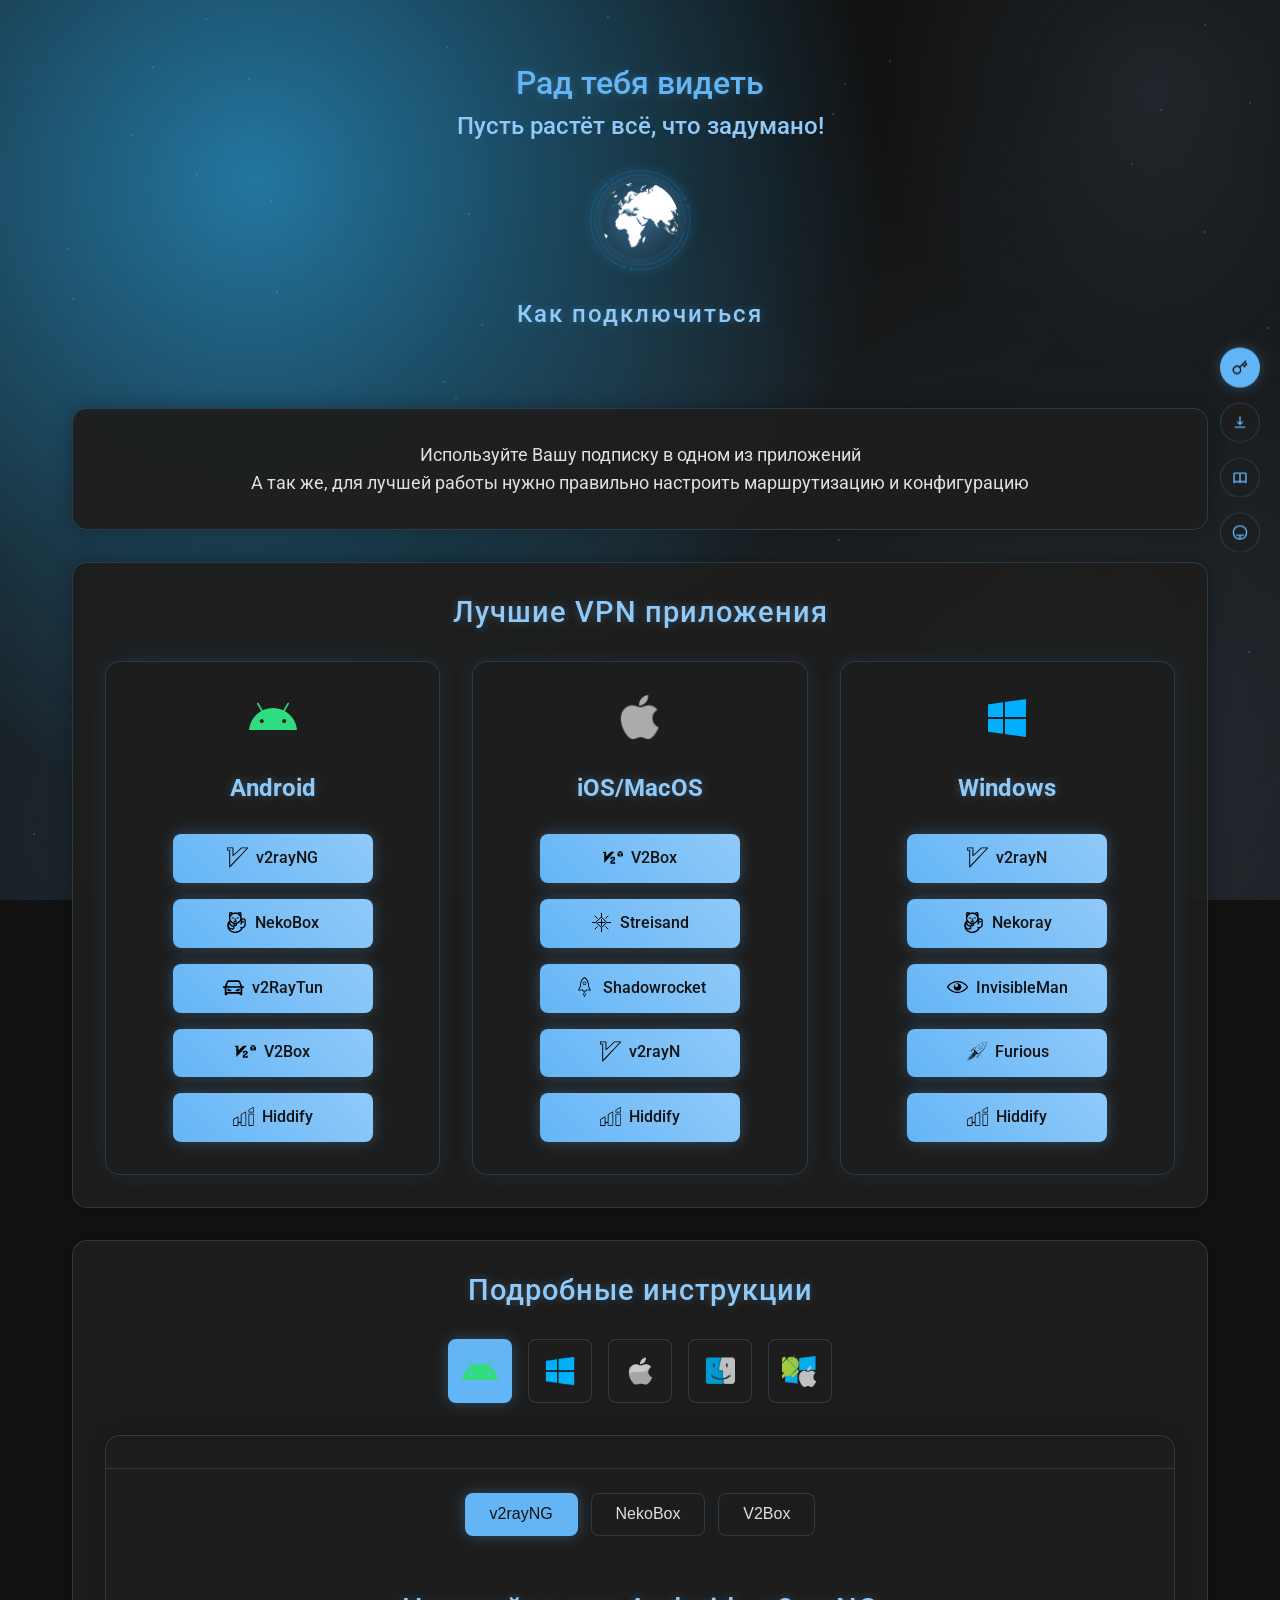
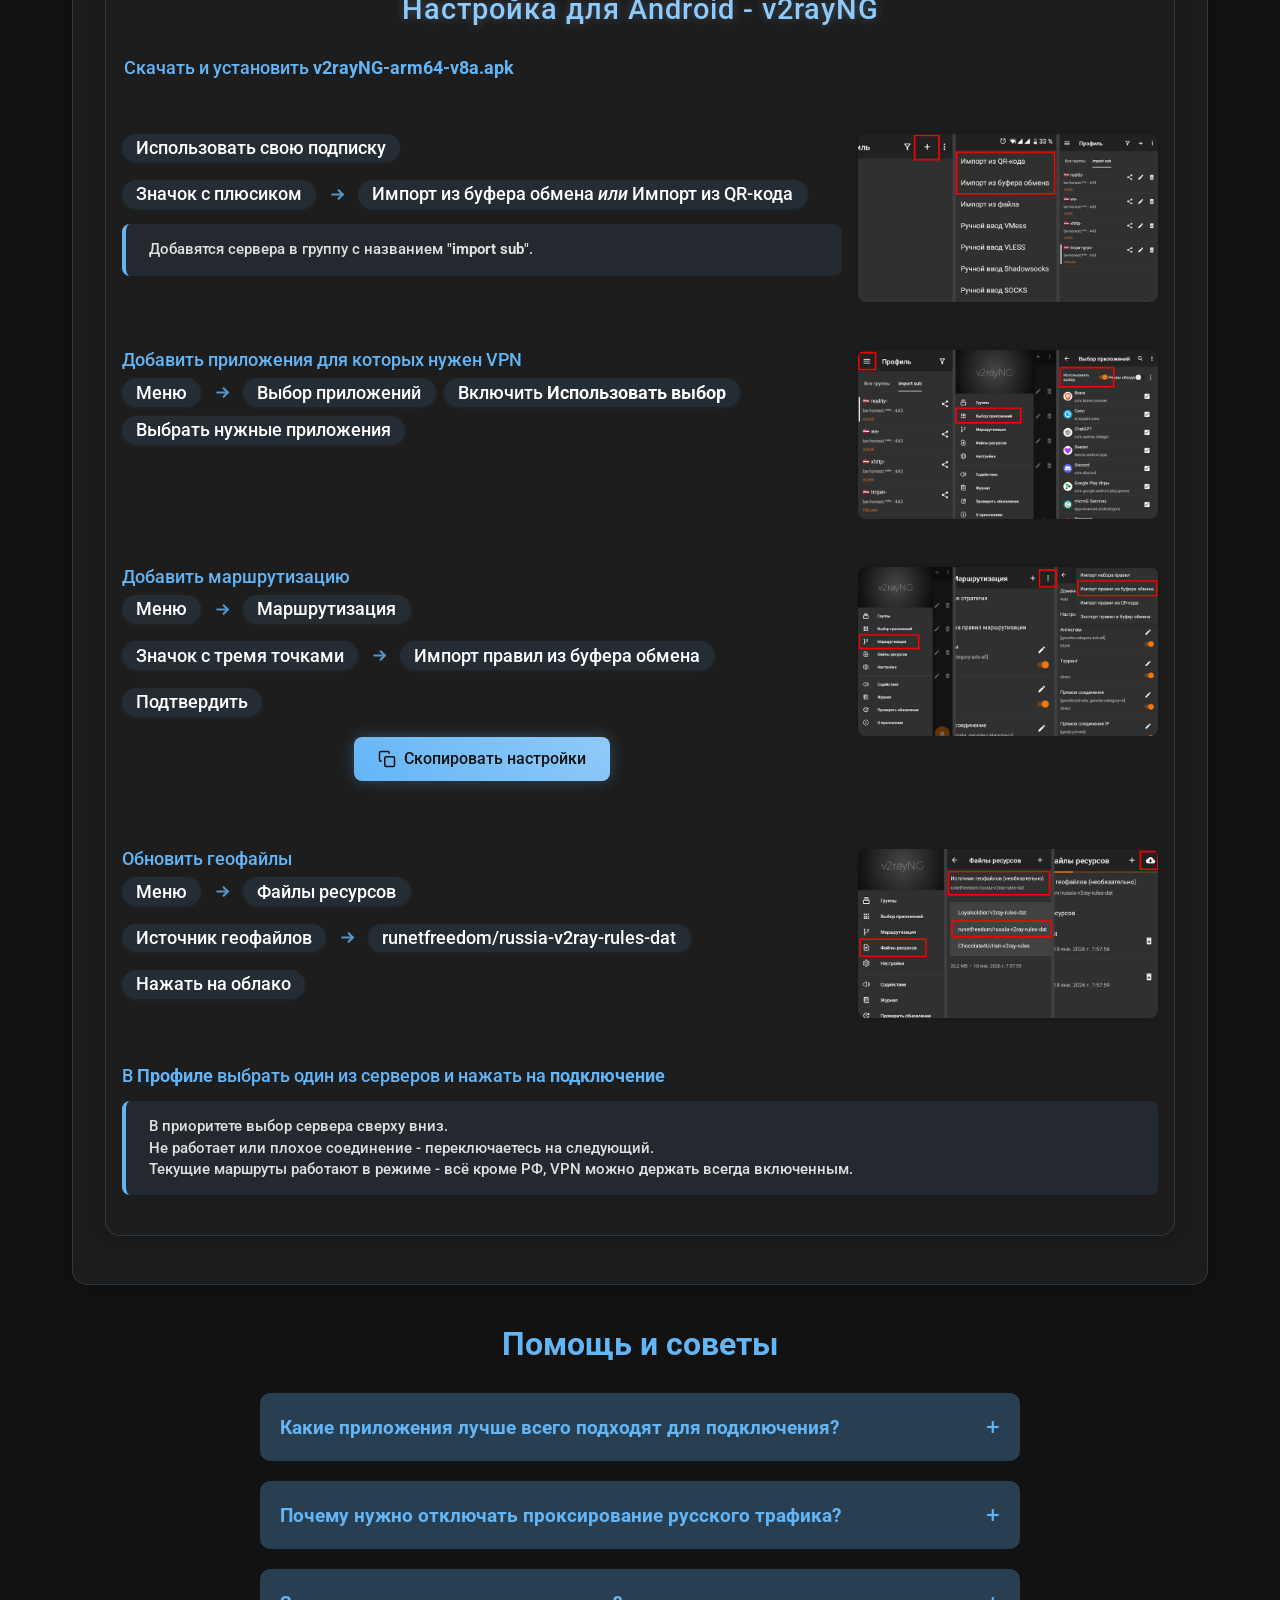
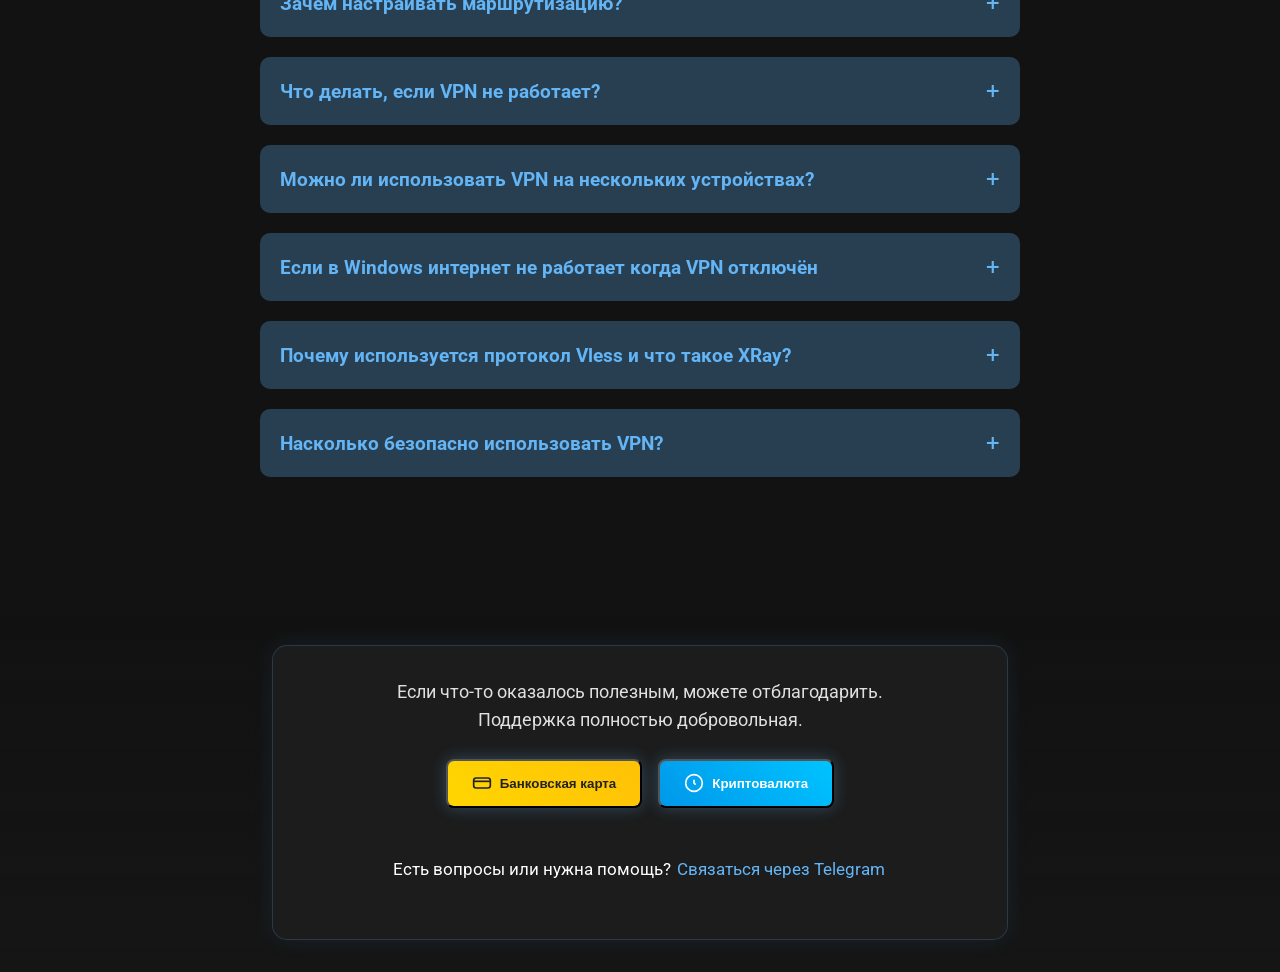
<file: index.html>
<!DOCTYPE html>
<html lang="ru">
<head>
    <meta charset="UTF-8">
    <meta name="viewport" content="width=device-width, initial-scale=1.0">
    <title>Carbon Steel</title>
    <!-- Favicon -->
    <link rel="apple-touch-icon" sizes="180x180" href="favicon/apple-touch-icon.png">
    <link rel="icon" type="image/png" sizes="32x32" href="favicon/favicon-32x32.png">
    <link rel="icon" type="image/png" sizes="16x16" href="favicon/favicon-16x16.png">
    <link rel="manifest" href="favicon/site.webmanifest">
    <link rel="mask-icon" href="favicon/safari-pinned-tab.svg" color="#64B5F6">
    <meta name="msapplication-TileColor" content="#64B5F6">
    <meta name="theme-color" content="#121212">
    <link rel="stylesheet" href="style.css">
    <link href="https://fonts.googleapis.com/css2?family=Roboto:wght@300;400;500;700&display=swap" rel="stylesheet">
    <script src="lottie-player.js"></script>
</head>
<body>
    <div class="background"></div>
    <div class="particles" id="particles"></div>
    <div class="container">
        <header>
            <div id="greeting" class="greeting">
                <p class="greeting-text" id="intro-section">
                    <span class="greeting-part-1">Рад тебя видеть</span>
                    <span class="greeting-part-2">Пусть растёт всё, что задумано!</span>
                    <div class="plant-animation-container">
                        <lottie-player class="plant-animation" src="images/plant.json" background="transparent" speed="1" style="width: 120px; height: 120px;" autoplay loop></lottie-player>
                    </div>
                </p>
            </div>
            <h1>Как подключиться</h1>
        </header>
        <main>
            <div class="intro-text">
                <p>Используйте Вашу подписку в одном из приложений<br>
                    А так же, для лучшей работы нужно правильно настроить маршрутизацию и конфигурацию<br>
                </p>
            </div>
            <div class="downloads-section" id="downloads-section">
                <h2>Лучшие VPN приложения</h2>
                <div class="platform-grid">
                    <div class="platform-card">
                        <div class="platform-icon android-icon" aria-hidden="true">
                            <img src="images/android-icon.png" alt="Android" width="48" height="48">
                        </div>
                        <h3>Android</h3>
                        <a href="https://github.com/2dust/v2rayNG/releases/latest" class="download-btn" aria-label="Скачать v2rayNG для Android"><img src="images/send-plane-line.svg" alt="v2rayNG" class="app-icon" />v2rayNG</a>
                        <a href="https://github.com/MatsuriDayo/NekoBoxForAndroid/releases/latest" class="download-btn" aria-label="Скачать NekoBox для Android"><img src="images/neko-icon.svg" alt="NekoBox" class="app-icon" />NekoBox</a>
                        <a href="https://github.com/DigneZzZ/v2raytun/releases/latest/download/v2RayTun_universal.apk" class="download-btn" aria-label="Скачать v2RayTun для Android"><img src="images/roadster-line.svg" alt="v2RayTun" class="app-icon" />v2RayTun</a>
                        <a href="https://play.google.com/store/apps/details?id=dev.hexasoftware.v2box" class="download-btn" aria-label="Скачать V2Box для Android"><img src="images/434x0w.svg" alt="V2Box" class="app-icon" />V2Box</a>
                        <a href="https://github.com/hiddify/hiddify-next/releases/latest/download/Hiddify-Android-universal.apk" class="download-btn" aria-label="Скачать Hiddify для Android"><img src="images/hiddify-icon.svg" alt="Hiddify" class="app-icon" />Hiddify</a>
                    </div>
                    <div class="platform-card">
                        <div class="platform-icon apple-icon" aria-hidden="true">
                            <img src="images/apple-icon.png" alt="Apple" width="48" height="48">
                        </div>
                        <h3>iOS/MacOS</h3>
                        <a href="https://apps.apple.com/ru/app/v2box-v2ray-client/id6446814690" class="download-btn" aria-label="Скачать V2Box для iOS/MacOS"><img src="images/434x0w.svg" alt="V2Box" class="app-icon" />V2Box</a>
                        <a href="https://apps.apple.com/ru/app/streisand/id6450534064" class="download-btn" aria-label="Скачать Streisand для iOS/MacOS"><img src="images/streisand.svg" alt="Streisand" class="app-icon" />Streisand</a>
                        <a href="https://apps.apple.com/ru/app/shadowrocket/id932747118" class="download-btn" aria-label="Скачать Shadowrocket для iOS/MacOS"><img src="images/shadowrocket-icon.svg" alt="Shadowrocket" class="app-icon" />Shadowrocket</a>
                        <a href="https://github.com/2dust/v2rayN/releases/latest" class="download-btn" aria-label="Скачать v2rayN для MacOS"><img src="images/send-plane-line.svg" alt="v2rayN" class="app-icon" />v2rayN</a>
                        <a href="https://github.com/hiddify/hiddify-app/releases/latest" class="download-btn" aria-label="Скачать Hiddify для iOS/MacOS"><img src="images/hiddify-icon.svg" alt="Hiddify" class="app-icon" />Hiddify</a>
                    </div>
                    <div class="platform-card">
                        <div class="platform-icon windows-icon" aria-hidden="true">
                            <img src="images/windows-icon.png" alt="Windows" width="48" height="48">
                        </div>
                        <h3>Windows</h3>
                        <a href="https://github.com/2dust/v2rayN/releases/latest/download/v2rayN-windows-64-desktop.zip" class="download-btn" aria-label="Скачать v2rayN для Windows"><img src="images/send-plane-line.svg" alt="v2rayN" class="app-icon" />v2rayN</a>
                        <a href="https://github.com/MatsuriDayo/nekoray/releases/latest" class="download-btn" aria-label="Скачать NekoBox для Windows"><img src="images/neko-icon.svg" alt="NekoBox" class="app-icon" />Nekoray</a>
                        <a href="https://github.com/InvisibleManVPN/InvisibleMan-XRayClient/releases/latest/download/InvisibleManXRay-x64.zip" class="download-btn" aria-label="Скачать InvisibleMan для Windows"><img src="images/eye-off-line.svg" alt="InvisibleMan" class="app-icon" />InvisibleMan</a>
                        <a href="https://github.com/LorenEteval/Furious/releases/latest" class="download-btn" aria-label="Скачать Furious для Windows/MacOS"><img src="images/rocket-line.svg" alt="Furious" class="app-icon" />Furious</a>
                        <a href="https://github.com/hiddify/hiddify-app/releases/latest/download/Hiddify-Windows-Setup-x64.Msix" class="download-btn" aria-label="Скачать Hiddify для Windows"><img src="images/hiddify-icon.svg" alt="Hiddify" class="app-icon" />Hiddify</a>
                    </div>
                </div>
            </div>

            <div class="instructions-section" id="instructions-section">
                <h2>Подробные инструкции</h2>
                <div class="platform-selector">
                    <button class="platform-tab active" data-platform="android" aria-label="Android">
                        <div class="platform-icon android-icon" aria-hidden="true">
                            <img src="images/android-icon.png" alt="Android" width="36" height="36">
                        </div>
                    </button>
                    <button class="platform-tab" data-platform="windows" aria-label="Windows">
                        <div class="platform-icon windows-icon" aria-hidden="true">
                            <img src="images/windows-icon.png" alt="Windows" width="36" height="36">
                        </div>
                    </button>
                    <button class="platform-tab" data-platform="ios" aria-label="iOS">
                        <div class="platform-icon ios-icon" aria-hidden="true">
                            <img src="images/ios-icon.png" alt="iOS" width="36" height="36">
                        </div>
                    </button>
                    <button class="platform-tab" data-platform="macos" aria-label="macOS">
                        <div class="platform-icon macos-icon" aria-hidden="true">
                            <img src="images/macos-icon.png" alt="macOS" width="36" height="36">
                        </div>
                    </button>
                    <button class="platform-tab" data-platform="universal" aria-label="universal">
                        <div class="platform-icon macos-icon" aria-hidden="true">
                            <img src="images/universal-icon.png" alt="universal" width="36" height="36">
                        </div>
                    </button>
                </div>
                <div class="instructions-container">
                    <div class="instruction-block android-instructions">
                        <!-- Инструкция для v2rayNG -->
                        <div class="app-instruction" data-app-id="v2rayng" style="display: none;">
                            <div class="instruction-content">
                                <div class="instruction-steps">
                                    <div class="instruction-step">
                                        <div class="instruction-step-content">
                                            <h2>Настройка для Android - v2rayNG</h2>
                                            <h3><a href="https://github.com/2dust/v2rayNG/releases/latest" target="_blank" class="plain-link">Скачать и установить <b>v2rayNG-arm64-v8a.apk</b></a></h3>
                                        </div>
                                    </div>
                                    <div class="instruction-step">
                                        <div class="instruction-step-content">
                                            <div class="steps-chain">
                                                <span class="step">Использовать свою подписку</span>
                                            </div>
                                            <div class="steps-chain">
                                                <span class="step">Значок с плюсиком</span>
                                                <svg class="arrow-icon" width="20" height="20" viewBox="0 0 20 20" fill="none"><path d="M5 10H15" stroke="#64B5F6" stroke-width="2" stroke-linecap="round"/><path d="M11 6L15 10L11 14" stroke="#64B5F6" stroke-width="2" stroke-linecap="round"/></svg>
                                                <span class="step">Импорт из буфера обмена <i>или</i> Импорт из QR-кода</span>
                                            </div>
                                            <p class="info-accent">
                                                Добавятся сервера в группу с названием "<b>import sub</b>".
                                            </p>
                                        </div>
                                        <div class="instruction-images">
                                            <div class="image-placeholder">
                                                <img src="images/v2ray1.png" alt="Импорт ключа" class="zoomable-image" loading="lazy">
                                            </div>
                                        </div>
                                    </div>
                                    <div class="instruction-step">
                                        <div class="instruction-step-content">
                                            <h3>Добавить приложения для которых нужен VPN</b></h3>
                                            <div class="steps-chain">
                                                <span class="step">Меню</span>
                                                <svg class="arrow-icon" width="20" height="20" viewBox="0 0 20 20" fill="none"><path d="M5 10H15" stroke="#64B5F6" stroke-width="2" stroke-linecap="round"/><path d="M11 6L15 10L11 14" stroke="#64B5F6" stroke-width="2" stroke-linecap="round"/></svg>
                                                <span class="step">Выбор приложений</span>
                                                <span class="step">Включить <b>Использовать выбор</b></span>
                                                <span class="step">Выбрать нужные приложения</span>
                                            </div>
                                        </div>
                                        <div class="instruction-images">
                                            <div class="image-placeholder">
                                                <img src="images/v2ray2.png" alt="Импорт ключа" class="zoomable-image" loading="lazy">
                                            </div>
                                        </div>
                                    </div>
                                    <div class="instruction-step">
                                        <div class="instruction-step-content">
                                            <h3>Добавить маршрутизацию</h3>
                                            <div class="steps-chain">
                                                <span class="step">Меню</span>
                                                <svg class="arrow-icon" width="20" height="20" viewBox="0 0 20 20" fill="none"><path d="M5 10H15" stroke="#64B5F6" stroke-width="2" stroke-linecap="round"/><path d="M11 6L15 10L11 14" stroke="#64B5F6" stroke-width="2" stroke-linecap="round"/></svg>
                                                <span class="step">Маршрутизация</span>
                                            </div>
                                            <div class="steps-chain">
                                                <span class="step">Значок с тремя точками</span>
                                                <svg class="arrow-icon" width="20" height="20" viewBox="0 0 20 20" fill="none"><path d="M5 10H15" stroke="#64B5F6" stroke-width="2" stroke-linecap="round"/><path d="M11 6L15 10L11 14" stroke="#64B5F6" stroke-width="2" stroke-linecap="round"/></svg>
                                                <span class="step">Импорт правил из буфера обмена</span>
                                            </div>
                                            <div class="steps-chain">
                                                <span class="step">Подтвердить</span>
                                            </div>
                                            <div style="display: flex; justify-content: center; margin: 20px 0;">
                                                <button class="copy-routing-btn" data-routing-file="routes/RouteV2rayNG" aria-label="Скопировать настройки маршрутизации в буфер обмена">
                                                    <svg width="18" height="18" viewBox="0 0 24 24" fill="none" stroke="currentColor" stroke-width="2" style="margin-right: 8px;">
                                                        <rect x="9" y="9" width="13" height="13" rx="2" ry="2"></rect>
                                                        <path d="M5 15H4a2 2 0 0 1-2-2V4a2 2 0 0 1 2-2h9a2 2 0 0 1 2 2v1"></path>
                                                    </svg>
                                                    Скопировать настройки
                                                </button>
                                            </div>
                                        </div>
                                        <div class="instruction-images">
                                            <div class="image-placeholder">
                                                <img src="images/v2ray3.png" alt="Импорт конфигурации" class="zoomable-image" loading="lazy">
                                            </div>
                                        </div>
                                    </div>
                                    <div class="instruction-step">
                                        <div class="instruction-step-content">
                                            <h3>Обновить геофайлы</h3>
                                            <div class="steps-chain">
                                                <span class="step">Меню</span>
                                                <svg class="arrow-icon" width="20" height="20" viewBox="0 0 20 20" fill="none"><path d="M5 10H15" stroke="#64B5F6" stroke-width="2" stroke-linecap="round"/><path d="M11 6L15 10L11 14" stroke="#64B5F6" stroke-width="2" stroke-linecap="round"/></svg>
                                                <span class="step">Файлы ресурсов</span>
                                            </div>
                                            <div class="steps-chain">
                                                <span class="step">Источник геофайлов</span>
                                                <svg class="arrow-icon" width="20" height="20" viewBox="0 0 20 20" fill="none"><path d="M5 10H15" stroke="#64B5F6" stroke-width="2" stroke-linecap="round"/><path d="M11 6L15 10L11 14" stroke="#64B5F6" stroke-width="2" stroke-linecap="round"/></svg>
                                                <span class="step">runetfreedom/russia-v2ray-rules-dat</span>
                                            </div>
                                            <div class="steps-chain">
                                                <span class="step">Нажать на облако</span>
                                            </div>
                                        </div>
                                        <div class="instruction-images">
                                            <div class="image-placeholder">
                                                <img src="images/v2ray4.png" alt="Импорт конфигурации" class="zoomable-image" loading="lazy">
                                            </div>
                                        </div>
                                    </div>
                                    <div class="instruction-step">
                                        <div class="instruction-step-content">
                                            <h3>В <b>Профиле</b> выбрать один из серверов и нажать на <b>подключение</b></h3>
                                            <p class="info-accent">
                                                В приоритете выбор сервера сверху вниз.<br>
                                                Не работает или плохое соединение - переключаетесь на следующий.<br>
                                                Текущие маршруты работают в режиме - всё кроме РФ, VPN можно держать всегда включенным.
                                            </p>
                                        </div>
                                    </div>
                                </div>
                            </div>
                        </div>
                        <!-- Инструкция для NekoBox -->
                        <div class="app-instruction" data-app-id="nekobox" style="display: none;">
                            <div class="instruction-content">
                                <div class="instruction-steps">
                                    <div class="instruction-step">
                                        <div class="instruction-step-content">
                                            <h2>Настройка для Android - NekoBox</h2>
                                            <h3><a href="https://github.com/MatsuriDayo/NekoBoxForAndroid/releases/latest" target="_blank" class="plain-link">Скачать и установить <b>NekoBox-arm64-v8a.apk</b></a></h3>
                                        </div>
                                    </div>
                                    <div class="instruction-step">
                                        <div class="instruction-step-content">
                                            <div class="steps-chain">
                                                <span class="step">Использовать свою подписку</span>
                                            </div>
                                            <div class="steps-chain">
                                                <span class="step">Файл с плюсиком</span>
                                                <svg class="arrow-icon" width="20" height="20" viewBox="0 0 20 20" fill="none"><path d="M5 10H15" stroke="#64B5F6" stroke-width="2" stroke-linecap="round"/><path d="M11 6L15 10L11 14" stroke="#64B5F6" stroke-width="2" stroke-linecap="round"/></svg>
                                                <span class="step">Импорт из буфера обмена <i>или</i> Отсканировать QR-код</span>
                                            </div>
                                            <p class="info-accent">
                                                Добавятся сервера в группу с названием "<b>Subscription #...</b>".<br>
                                            </p>
                                        </div>
                                        <div class="instruction-images">
                                            <div class="image-placeholder">
                                                <img src="images/import-key1.png" alt="Импорт ключа" class="zoomable-image" loading="lazy">
                                            </div>
                                        </div>
                                    </div>
                                    <div class="instruction-step">
                                        <div class="instruction-step-content">
                                            <h3>Скачать и импортировать <b>готовые настройки</b></h3>
                                            <div class="steps-chain">
                                                <span class="step">Меню</span>
                                                <svg class="arrow-icon" width="20" height="20" viewBox="0 0 20 20" fill="none"><path d="M5 10H15" stroke="#64B5F6" stroke-width="2" stroke-linecap="round"/><path d="M11 6L15 10L11 14" stroke="#64B5F6" stroke-width="2" stroke-linecap="round"/></svg>
                                                <span class="step">Инструменты</span>
                                                <svg class="arrow-icon" width="20" height="20" viewBox="0 0 20 20" fill="none"><path d="M5 10H15" stroke="#64B5F6" stroke-width="2" stroke-linecap="round"/><path d="M11 6L15 10L11 14" stroke="#64B5F6" stroke-width="2" stroke-linecap="round"/></svg>
                                                <span class="step">Бэкап</span>
                                                <svg class="arrow-icon" width="20" height="20" viewBox="0 0 20 20" fill="none"><path d="M5 10H15" stroke="#64B5F6" stroke-width="2" stroke-linecap="round"/><path d="M11 6L15 10L11 14" stroke="#64B5F6" stroke-width="2" stroke-linecap="round"/></svg>
                                                <span class="step">Импортировать из файла</span>
                                                <span class="step">Выбрать скачанный файл <b>RouteNekobox</b></span>
                                            </div>
                                            <div style="display: flex; justify-content: center; margin: 20px 0;">
                                                <a href="routes/RouteNekobox.json" class="download-btn" download aria-label="Скачать настройки маршрутизации для Nekobox">Скачать настройки</a>
                                            </div>
                                        </div>
                                        <div class="instruction-images">
                                            <div class="image-placeholder">
                                                <img src="images/import-key.png" alt="Импорт ключа" class="zoomable-image" loading="lazy">
                                            </div>
                                        </div>
                                    </div>
                                    <div class="instruction-step">
                                        <div class="instruction-step-content">
                                            <h3>Обновить геофайлы</h3>
                                            <div class="steps-chain">
                                                <span class="step">Меню</span>
                                                <svg class="arrow-icon" width="20" height="20" viewBox="0 0 20 20" fill="none"><path d="M5 10H15" stroke="#64B5F6" stroke-width="2" stroke-linecap="round"/><path d="M11 6L15 10L11 14" stroke="#64B5F6" stroke-width="2" stroke-linecap="round"/></svg>
                                                <span class="step">Маршруты</span>
                                            </div>
                                            <div class="steps-chain">
                                                <span class="step">Значок с тремя точками</span>
                                                <svg class="arrow-icon" width="20" height="20" viewBox="0 0 20 20" fill="none"><path d="M5 10H15" stroke="#64B5F6" stroke-width="2" stroke-linecap="round"/><path d="M11 6L15 10L11 14" stroke="#64B5F6" stroke-width="2" stroke-linecap="round"/></svg>
                                                <span class="step">Управление ресурсами маршрутов</span>
                                            </div>
                                            <div class="steps-chain">
                                                <span class="step">Обновить все файлы</span>
                                            </div>
                                        </div>
                                        <div class="instruction-images">
                                            <div class="image-placeholder">
                                                <img src="images/nekobox1.png" alt="Обновление геофайлов" class="zoomable-image" loading="lazy">
                                            </div>
                                        </div>
                                    </div>
                                    <div class="instruction-step">
                                        <div class="instruction-step-content">
                                            <h3>Добавить приложения для которых нужен VPN</h3>
                                            <div class="steps-chain">
                                                <span class="step">Меню</span>
                                                <svg class="arrow-icon" width="20" height="20" viewBox="0 0 20 20" fill="none"><path d="M5 10H15" stroke="#64B5F6" stroke-width="2" stroke-linecap="round"/><path d="M11 6L15 10L11 14" stroke="#64B5F6" stroke-width="2" stroke-linecap="round"/></svg>
                                                <span class="step">Настройки</span>
                                                <svg class="arrow-icon" width="20" height="20" viewBox="0 0 20 20" fill="none"><path d="M5 10H15" stroke="#64B5F6" stroke-width="2" stroke-linecap="round"/><path d="M11 6L15 10L11 14" stroke="#64B5F6" stroke-width="2" stroke-linecap="round"/></svg>
                                                <span class="step">Режим VPN для приложений</span>
                                            </div>
                                            <div class="steps-chain">
                                                <span class="step">Включить нужные приложения</span>
                                            </div>
                                        </div>
                                        <div class="instruction-images">
                                            <div class="image-placeholder">
                                                <img src="images/import-config.png" alt="Импорт конфигурации" class="zoomable-image" loading="lazy">
                                            </div>
                                        </div>
                                    </div>
                                    <div class="instruction-step">
                                        <div class="instruction-step-content">
                                            <h3>В <b>Конфигурации</b> выбрать один из серверов и нажать на <b>самолётик</b>.</h3>
                                            <p class="info-accent">
                                                В приоритете выбор сервера сверху вниз.<br>
                                                Не работает или плохое соединение - переключаетесь на следующий.<br>
                                                Текущие маршруты работают в режиме - всё кроме РФ, VPN можно держать всегда включенным.
                                            </p>
                                        </div>
                                    </div>
                                </div>
                            </div>
                        </div>
                        <div class="app-instruction" data-app-id="v2box" style="display: none;">
                            <div class="instruction-content">
                                <div class="instruction-steps">
                                    <div class="instruction-step">
                                        <div class="instruction-step-content">
                                            <h2>Настройка для Android - V2Box</h2>
                                            <h3><a href="https://play.google.com/store/apps/details?id=dev.hexasoftware.v2box" target="_blank" class="plain-link">Скачать и установить <b>V2Box с Google Play</b></a></h3>
                                        </div>
                                    </div>
                                    <div class="instruction-step">
                                        <div class="instruction-step-content">
                                            <div class="steps-chain">
                                                <span class="step">Добавить маршрутизацию</span>
                                            </div>
                                            <div class="steps-chain">
                                                <span class="step">Home</span>
                                                <svg class="arrow-icon" width="20" height="20" viewBox="0 0 20 20" fill="none"><path d="M5 10H15" stroke="#64B5F6" stroke-width="2" stroke-linecap="round"/><path d="M11 6L15 10L11 14" stroke="#64B5F6" stroke-width="2" stroke-linecap="round"/></svg>
                                                <span class="step">Маршрутизация</span>
                                                <svg class="arrow-icon" width="20" height="20" viewBox="0 0 20 20" fill="none"><path d="M5 10H15" stroke="#64B5F6" stroke-width="2" stroke-linecap="round"/><path d="M11 6L15 10L11 14" stroke="#64B5F6" stroke-width="2" stroke-linecap="round"/></svg>
                                                <span class="step">Редактировать правила</span>
                                            </div>
                                            <div class="steps-chain">
                                                <span class="step">Сменить Стратегию домена на <i>AsIs</i></span>
                                            </div>
                                            <div class="steps-chain">
                                                <span class="step">Значок с тремя точками</span>
                                                <svg class="arrow-icon" width="20" height="20" viewBox="0 0 20 20" fill="none"><path d="M5 10H15" stroke="#64B5F6" stroke-width="2" stroke-linecap="round"/><path d="M11 6L15 10L11 14" stroke="#64B5F6" stroke-width="2" stroke-linecap="round"/></svg>
                                                <span class="step">Import ruleset from clipboard</span>
                                            </div>
                                            <div class="steps-chain">
                                                <span class="step">Confirm</span>
                                            </div>
                                            <div style="display: flex; justify-content: center; margin: 20px 0;">
                                                <button class="copy-routing-btn" data-routing-file="routes/RouteV2rayNG" aria-label="Скопировать настройки маршрутизации в буфер обмена">
                                                    <svg width="18" height="18" viewBox="0 0 24 24" fill="none" stroke="currentColor" stroke-width="2" style="margin-right: 8px;">
                                                        <rect x="9" y="9" width="13" height="13" rx="2" ry="2"></rect>
                                                        <path d="M5 15H4a2 2 0 0 1-2-2V4a2 2 0 0 1 2-2h9a2 2 0 0 1 2 2v1"></path>
                                                    </svg>
                                                    Скопировать настройки
                                                </button>
                                            </div>
                                        </div>
                                        <div class="instruction-images">
                                            <div class="image-placeholder">
                                                <img src="images/v2box1.png" alt="" class="zoomable-image" loading="lazy">
                                            </div>
                                        </div>
                                    </div>
                                    <div class="instruction-step">
                                        <div class="instruction-step-content">
                                            <h3>Обновить геофайлы</b></h3>
                                            <div class="steps-chain">
                                                <span class="step">Home</span>
                                                <svg class="arrow-icon" width="20" height="20" viewBox="0 0 20 20" fill="none"><path d="M5 10H15" stroke="#64B5F6" stroke-width="2" stroke-linecap="round"/><path d="M11 6L15 10L11 14" stroke="#64B5F6" stroke-width="2" stroke-linecap="round"/></svg>
                                                <span class="step">Маршрутизация</span>
                                                <svg class="arrow-icon" width="20" height="20" viewBox="0 0 20 20" fill="none"><path d="M5 10H15" stroke="#64B5F6" stroke-width="2" stroke-linecap="round"/><path d="M11 6L15 10L11 14" stroke="#64B5F6" stroke-width="2" stroke-linecap="round"/></svg>
                                                <span class="step">Файлы георесурсов</span>
                                            </div>
                                            <div class="steps-chain">
                                                <span class="step">Source</i></span>
                                                <svg class="arrow-icon" width="20" height="20" viewBox="0 0 20 20" fill="none"><path d="M5 10H15" stroke="#64B5F6" stroke-width="2" stroke-linecap="round"/><path d="M11 6L15 10L11 14" stroke="#64B5F6" stroke-width="2" stroke-linecap="round"/></svg>
                                                <span class="step">runetfreedom/russia-v2ray-rules-dat</span>
                                                <svg class="arrow-icon" width="20" height="20" viewBox="0 0 20 20" fill="none"><path d="M5 10H15" stroke="#64B5F6" stroke-width="2" stroke-linecap="round"/><path d="M11 6L15 10L11 14" stroke="#64B5F6" stroke-width="2" stroke-linecap="round"/></svg>
                                                <span class="step">Нажать на облачко</span>
                                            </div>
                                        </div>
                                        <div class="instruction-images">
                                            <div class="image-placeholder">
                                                <img src="images/v2box2.png" alt="" class="zoomable-image" loading="lazy">
                                            </div>
                                        </div>
                                    </div>
                                    <div class="instruction-step">
                                        <div class="instruction-step-content">
                                            <h3>Скопировать свою подписку</h3>
                                            <div class="steps-chain">
                                                <span class="step">Конфигурации</span>
                                                <svg class="arrow-icon" width="20" height="20" viewBox="0 0 20 20" fill="none"><path d="M5 10H15" stroke="#64B5F6" stroke-width="2" stroke-linecap="round"/><path d="M11 6L15 10L11 14" stroke="#64B5F6" stroke-width="2" stroke-linecap="round"/></svg>
                                                <span class="step">Значок плюсика</span>
                                                <svg class="arrow-icon" width="20" height="20" viewBox="0 0 20 20" fill="none"><path d="M5 10H15" stroke="#64B5F6" stroke-width="2" stroke-linecap="round"/><path d="M11 6L15 10L11 14" stroke="#64B5F6" stroke-width="2" stroke-linecap="round"/></svg>
                                                <span class="step">Добавить подписку</span>
                                            </div>
                                            <div class="steps-chain">
                                                <span class="step">Название ввести любое, в URL вставить подписку</span>
                                            </div>
                                            <div class="steps-chain">
                                                <span class="step">Нажать Добавить подписку</span>
                                            </div>
                                            <div class="steps-chain">
                                                <span class="step">Появятся сервера</span>
                                            </div>
                                        </div>
                                        <div class="instruction-images">
                                            <div class="image-placeholder">
                                                <img src="images/v2box3.png" alt="" class="zoomable-image" loading="lazy">
                                            </div>
                                        </div>
                                    </div>
                                    <div class="instruction-step">
                                        <div class="instruction-step-content">
                                            <h3>Выбрать один из серверов и нажать Подключиться</h3>
                                            <p class="info-accent">
                                                В приоритете выбор сервера сверху вниз.<br>
                                                Не работает или плохое соединение - переключаетесь на следующий.<br>
                                                Текущие маршруты работают в режиме - всё кроме РФ, VPN можно держать всегда включенным.
                                            </p>
                                        </div>
                                    </div>
                                </div>
                            </div>
                        </div>
                    </div>

                    <div class="instruction-block windows-instructions" style="display: none;">
                        <!-- Инструкция для v2rayN -->
                        <div class="app-instruction" data-app-id="v2rayn" style="display: none;">
                            <div class="instruction-content">
                                <div class="instruction-steps">
                                    <div class="instruction-step">
                                        <div class="instruction-step-content">
                                            <h2>Настройка для Windows - v2rayN</h2>
                                            <h3><a href="https://github.com/2dust/v2rayN/releases/latest/download/v2rayN-windows-64-desktop.zip" target="_blank" class="plain-link">Скачать и распаковать v2rayN-windows-64-desktop.zip</a></h3>
                                        </div>
                                    </div>
                                    <div class="instruction-step">
                                        <div class="instruction-step-content">
                                            <div class="steps-chain">
                                                <span class="step">Запустить от имени администратора</span>
                                            </div>
                                            <div class="steps-chain">
                                                <span class="step">Обновить геофайлы</span>
                                            </div>
                                            <div class="steps-chain">
                                                <span class="step">Settings</span>
                                                <svg class="arrow-icon" width="20" height="20" viewBox="0 0 20 20" fill="none"><path d="M5 10H15" stroke="#64B5F6" stroke-width="2" stroke-linecap="round"/><path d="M11 6L15 10L11 14" stroke="#64B5F6" stroke-width="2" stroke-linecap="round"/></svg>
                                                <span class="step">Regional presets settings</span>
                                                <svg class="arrow-icon" width="20" height="20" viewBox="0 0 20 20" fill="none"><path d="M5 10H15" stroke="#64B5F6" stroke-width="2" stroke-linecap="round"/><path d="M11 6L15 10L11 14" stroke="#64B5F6" stroke-width="2" stroke-linecap="round"/></svg>
                                                <span class="step">Russia</span>
                                            </div>
                                            <div class="steps-chain">
                                                <span class="step">Ожидать конца загрузки</span>
                                            </div>
                                        </div>
                                        <div class="instruction-images">
                                            <div class="image-placeholder">
                                                <img src="images/v2rayn1.png" alt="" class="zoomable-image" loading="lazy">
                                            </div>
                                        </div>
                                    </div>
                                    <div class="instruction-step">
                                        <div class="instruction-step-content">
                                            <h3>Скачать и импортировать готовые настройки</h3>
                                            <div class="steps-chain">
                                                <span class="step">Settings</span>
                                                <svg class="arrow-icon" width="20" height="20" viewBox="0 0 20 20" fill="none"><path d="M5 10H15" stroke="#64B5F6" stroke-width="2" stroke-linecap="round"/><path d="M11 6L15 10L11 14" stroke="#64B5F6" stroke-width="2" stroke-linecap="round"/></svg>
                                                <span class="step">Backup and Restore</span>
                                                <svg class="arrow-icon" width="20" height="20" viewBox="0 0 20 20" fill="none"><path d="M5 10H15" stroke="#64B5F6" stroke-width="2" stroke-linecap="round"/><path d="M11 6L15 10L11 14" stroke="#64B5F6" stroke-width="2" stroke-linecap="round"/></svg>
                                                <span class="step">Restore from local</span>
                                            </div>
                                            <div class="steps-chain">
                                                <span class="step">Выбрать файл RouteV2rayN</span>
                                            </div>
                                            <div style="display: flex; justify-content: center; margin: 20px 0;">
                                                    <a href="routes/RouteV2rayN" class="download-btn" download aria-label="Скачать настройки для v2rayN">Скачать настройки</a>
                                            </div>
                                        </div>
                                        <div class="instruction-images">
                                            <div class="image-placeholder">
                                                <img src="images/v2rayn2.png" alt="Импорт ключа в Windows" class="zoomable-image" loading="lazy">
                                            </div>
                                        </div>
                                    </div>
                                    <div class="instruction-step">
                                        <div class="instruction-step-content">
                                            <h3>Использовать свою подписку</h3>
                                            <div class="steps-chain">
                                                <span class="step">Серверы</span>
                                                <svg class="arrow-icon" width="20" height="20" viewBox="0 0 20 20" fill="none"><path d="M5 10H15" stroke="#64B5F6" stroke-width="2" stroke-linecap="round"/><path d="M11 6L15 10L11 14" stroke="#64B5F6" stroke-width="2" stroke-linecap="round"/></svg>
                                                <span class="step">Импорт массива <i>или</i> Сканировать QR-код</span>
                                            </div>
                                            <div class="steps-chain">
                                                <span class="step">Группа подписки</span>
                                                <svg class="arrow-icon" width="20" height="20" viewBox="0 0 20 20" fill="none"><path d="M5 10H15" stroke="#64B5F6" stroke-width="2" stroke-linecap="round"/><path d="M11 6L15 10L11 14" stroke="#64B5F6" stroke-width="2" stroke-linecap="round"/></svg>
                                                <span class="step">Обновить подписку без прокси</span>
                                            </div>
                                            <div class="steps-chain">
                                                <span class="step">Появятся сервера</span>
                                            </div>
                                        </div>
                                        <div class="instruction-images">
                                            <div class="image-placeholder">
                                                <img src="images/v2rayn3.png" alt="" class="zoomable-image" loading="lazy">
                                            </div>
                                        </div>
                                    </div>
                                    <div class="instruction-step">
                                        <div class="instruction-step-content">
                                            <h3>Выбрать один из режимов и запустить VPN</h3>
                                            <p class="info-accent">
                                                <i>Всё</i> - весь трафик будет идти через VPN.<br>
                                                <i>Всё, кроме РФ</i> - Подключение к русским серверам будет напрямую (рекомендуется).<br>
                                                <i>Заблокированное</i> - VPN будет использован только к заблокированным ресурсам.<br><br>
                                                В приоритете выбор сервера сверху вниз.<br>
                                                Не работает или плохое соединение - переключаетесь на следующий.
                                            </p>
                                        </div>
                                        <div class="instruction-images">
                                            <div class="image-placeholder">
                                                <img src="images/v2rayn4.png" alt="" class="zoomable-image" loading="lazy">
                                            </div>
                                        </div>
                                    </div>
                                </div>
                            </div>
                        </div>
                        <!-- Инструкция для Nekoray -->
                        <div class="app-instruction" data-app-id="nekoray" style="display: none;">
                            <div class="instruction-content">
                                <div class="instruction-steps">
                                    <div class="instruction-step">
                                        <div class="instruction-step-content">
                                            <h2>Настройка для Windows - Nekoray</h2>
                                            <h3><a href="https://github.com/MatsuriDayo/nekoray/releases/latest" target="_blank" class="plain-link">Скачать и распаковать nekoray-windows64.zip</a></h3>
                                        </div>
                                    </div>
                                    <div class="instruction-step">
                                        <div class="instruction-step-content">
                                            <div class="steps-chain">
                                                <span class="step">Запустить от имени администратора</span>
                                            </div>
                                            <div class="steps-chain">
                                                <span class="step">Использовать свою подписку</span>
                                            </div>
                                            <div class="steps-chain">
                                                <span class="step">Программа</span>
                                                <svg class="arrow-icon" width="20" height="20" viewBox="0 0 20 20" fill="none"><path d="M5 10H15" stroke="#64B5F6" stroke-width="2" stroke-linecap="round"/><path d="M11 6L15 10L11 14" stroke="#64B5F6" stroke-width="2" stroke-linecap="round"/></svg>
                                                <span class="step">Добавить профиль из буфера <i>или</i> Сканировать QR-код</span>
                                            </div>
                                            <div class="steps-chain">
                                                <span class="step">Появятся сервера</span>
                                            </div>
                                        </div>
                                        <div class="instruction-images">
                                            <div class="image-placeholder">
                                                <img src="images/nekoray1.png" alt="" class="zoomable-image" loading="lazy">
                                            </div>
                                        </div>
                                    </div>
                                    <div class="instruction-step">
                                        <div class="instruction-step-content">
                                            <h3>Скачать и поместить настройки в папку routes_box</h3>
                                            <div class="steps-chain">
                                                <span class="step">Настройки</span>
                                                <svg class="arrow-icon" width="20" height="20" viewBox="0 0 20 20" fill="none"><path d="M5 10H15" stroke="#64B5F6" stroke-width="2" stroke-linecap="round"/><path d="M11 6L15 10L11 14" stroke="#64B5F6" stroke-width="2" stroke-linecap="round"/></svg>
                                                <span class="step">Открыть папку с конфигами</span>
                                            </div>
                                            <div class="steps-chain">
                                                <span class="step">Поместить файл <b>RouteNekoray</b> в папку <b>routes_box</b></span>
                                            </div>
                                            <div style="display: flex; justify-content: center; margin: 20px 0;">
                                                    <a href="routes/RouteNekoray" class="download-btn" download aria-label="Скачать настройки Nekoray">Скачать настройки</a>
                                            </div>
                                        </div>
                                        <div class="instruction-images">
                                            <div class="image-placeholder">
                                                <img src="images/nekoray2.png" alt="" class="zoomable-image" loading="lazy">
                                            </div>
                                        </div>
                                    </div>
                                    <div class="instruction-step">
                                        <div class="instruction-step-content">
                                            <h3>Импортировать настройки</h3>
                                            <div class="steps-chain">
                                                <span class="step">Настройки</span>
                                                <svg class="arrow-icon" width="20" height="20" viewBox="0 0 20 20" fill="none"><path d="M5 10H15" stroke="#64B5F6" stroke-width="2" stroke-linecap="round"/><path d="M11 6L15 10L11 14" stroke="#64B5F6" stroke-width="2" stroke-linecap="round"/></svg>
                                                <span class="step">Настройки маршрутов</span>
                                                <svg class="arrow-icon" width="20" height="20" viewBox="0 0 20 20" fill="none"><path d="M5 10H15" stroke="#64B5F6" stroke-width="2" stroke-linecap="round"/><path d="M11 6L15 10L11 14" stroke="#64B5F6" stroke-width="2" stroke-linecap="round"/></svg>
                                                <span class="step">Изменить набор маршрутов</span>
                                            </div>
                                            <div class="steps-chain">
                                                <span class="step">Выбрать <i>RouteNekoray</i></span>
                                                <svg class="arrow-icon" width="20" height="20" viewBox="0 0 20 20" fill="none"><path d="M5 10H15" stroke="#64B5F6" stroke-width="2" stroke-linecap="round"/><path d="M11 6L15 10L11 14" stroke="#64B5F6" stroke-width="2" stroke-linecap="round"/></svg>
                                                <span class="step">Загрузить</span>
                                                <svg class="arrow-icon" width="20" height="20" viewBox="0 0 20 20" fill="none"><path d="M5 10H15" stroke="#64B5F6" stroke-width="2" stroke-linecap="round"/><path d="M11 6L15 10L11 14" stroke="#64B5F6" stroke-width="2" stroke-linecap="round"/></svg>
                                                <span class="step">Yes</span>
                                            </div>
                                        </div>
                                        <div class="instruction-images">
                                            <div class="image-placeholder">
                                                <img src="images/nekoray3.png" alt="" class="zoomable-image" loading="lazy">
                                            </div>
                                        </div>
                                    </div>
                                    <div class="instruction-step">
                                        <div class="instruction-step-content">
                                            <h3>Добавить приложения для TUN режима</h3>
                                            <div class="steps-chain">
                                                <span class="step">Настройки</span>
                                                <svg class="arrow-icon" width="20" height="20" viewBox="0 0 20 20" fill="none"><path d="M5 10H15" stroke="#64B5F6" stroke-width="2" stroke-linecap="round"/><path d="M11 6L15 10L11 14" stroke="#64B5F6" stroke-width="2" stroke-linecap="round"/></svg>
                                                <span class="step">Настройки TUN-режима</span>
                                            </div>
                                            <div class="steps-chain">
                                                <span class="step">Выбрать <b>Режим белого списка</b></span>
                                            </div>
                                            <div class="steps-chain">
                                                <span class="step">Изменить MTU на <i>1500</i></span>
                                            </div>
                                            <div class="steps-chain">
                                                <span class="step">В окне <b>Проксировать процессы</b> прописать процессы приложений</span>
                                            </div>
                                            <p class="info-accent">
                                                TUN нужен для приложений, которые не умеют корректно работать в обычном режиме.<br>
                                                Такие приложения как Discord используют протоколы, часть которых игнорирует прокси.<br>
                                                Поэтому им нужен принудительный VPN - режим TUN.
                                            </p>
                                        </div>
                                        <div class="instruction-images">
                                            <div class="image-placeholder">
                                                <img src="images/nekoray4.png" alt="" class="zoomable-image" loading="lazy">
                                            </div>
                                        </div>
                                    </div>
                                    <div class="instruction-step">
                                        <div class="instruction-step-content">
                                            <h3>Подключиться к серверу</h3>
                                            <div class="steps-chain">
                                                <span class="step">Включить <b>Режим TUN</b></span>
                                            </div>
                                            <div class="steps-chain">
                                                <span class="step">Включить <b>Режим системного прокси</b></span>
                                            </div>
                                            <div class="steps-chain">
                                                <span class="step"><i>ПКМ</i> по выбранному серверу</span>
                                                <svg class="arrow-icon" width="20" height="20" viewBox="0 0 20 20" fill="none"><path d="M5 10H15" stroke="#64B5F6" stroke-width="2" stroke-linecap="round"/><path d="M11 6L15 10L11 14" stroke="#64B5F6" stroke-width="2" stroke-linecap="round"/></svg>
                                                <span class="step">Запустить</span>
                                            </div>
                                            <p class="info-accent">
                                                В приоритете выбор сервера сверху вниз.<br>
                                                Не работает или плохое соединение - переключаетесь на следующий.
                                            </p>
                                        </div>
                                        <div class="instruction-images">
                                            <div class="image-placeholder">
                                                <img src="images/nekoray5.png" alt="" class="zoomable-image" loading="lazy">
                                            </div>
                                        </div>
                                    </div>
                                </div>
                            </div>
                        </div>
                    </div>

                    <div class="instruction-block ios-instructions" style="display: none;">
                    <div class="app-instruction" data-app-id="v2box" style="display: none;">
                        <div class="instruction-content">
                            <div class="instruction-steps">
                                <div class="instruction-step">
                                    <div class="instruction-step-content">
                                        <h2>Настройка для iOS - V2Box</h2>
                                        <h3><a href="https://apps.apple.com/ru/app/v2box-v2ray-client/id6446814690" target="_blank" class="plain-link">Скачать и установить <b>V2Box с App Store</b></a></h3>
                                    </div>
                                </div>
                                <div class="instruction-step">
                                    <div class="instruction-step-content">
                                        <div class="steps-chain">
                                            <span class="step">Добавить маршрутизацию</span>
                                        </div>
                                        <div class="steps-chain">
                                            <span class="step">Home</span>
                                            <svg class="arrow-icon" width="20" height="20" viewBox="0 0 20 20" fill="none"><path d="M5 10H15" stroke="#64B5F6" stroke-width="2" stroke-linecap="round"/><path d="M11 6L15 10L11 14" stroke="#64B5F6" stroke-width="2" stroke-linecap="round"/></svg>
                                            <span class="step">Маршрутизация</span>
                                            <svg class="arrow-icon" width="20" height="20" viewBox="0 0 20 20" fill="none"><path d="M5 10H15" stroke="#64B5F6" stroke-width="2" stroke-linecap="round"/><path d="M11 6L15 10L11 14" stroke="#64B5F6" stroke-width="2" stroke-linecap="round"/></svg>
                                            <span class="step">Редактировать правила</span>
                                        </div>
                                        <div class="steps-chain">
                                            <span class="step">Сменить Стратегию домена на <i>AsIs</i></span>
                                        </div>
                                        <div class="steps-chain">
                                            <span class="step">Значок с тремя точками</span>
                                            <svg class="arrow-icon" width="20" height="20" viewBox="0 0 20 20" fill="none"><path d="M5 10H15" stroke="#64B5F6" stroke-width="2" stroke-linecap="round"/><path d="M11 6L15 10L11 14" stroke="#64B5F6" stroke-width="2" stroke-linecap="round"/></svg>
                                            <span class="step">Import ruleset from clipboard</span>
                                        </div>
                                        <div class="steps-chain">
                                            <span class="step">Confirm</span>
                                        </div>
                                        <div style="display: flex; justify-content: center; margin: 20px 0;">
                                            <button class="copy-routing-btn" data-routing-file="routes/RouteV2rayNG" aria-label="Скопировать настройки маршрутизации в буфер обмена">
                                                <svg width="18" height="18" viewBox="0 0 24 24" fill="none" stroke="currentColor" stroke-width="2" style="margin-right: 8px;">
                                                    <rect x="9" y="9" width="13" height="13" rx="2" ry="2"></rect>
                                                    <path d="M5 15H4a2 2 0 0 1-2-2V4a2 2 0 0 1 2-2h9a2 2 0 0 1 2 2v1"></path>
                                                </svg>
                                                Скопировать настройки
                                            </button>
                                        </div>
                                    </div>
                                    <div class="instruction-images">
                                        <div class="image-placeholder">
                                            <img src="images/v2box1.png" alt="" class="zoomable-image" loading="lazy">
                                        </div>
                                    </div>
                                </div>
                                <div class="instruction-step">
                                    <div class="instruction-step-content">
                                        <h3>Обновить геофайлы</b></h3>
                                        <div class="steps-chain">
                                            <span class="step">Home</span>
                                            <svg class="arrow-icon" width="20" height="20" viewBox="0 0 20 20" fill="none"><path d="M5 10H15" stroke="#64B5F6" stroke-width="2" stroke-linecap="round"/><path d="M11 6L15 10L11 14" stroke="#64B5F6" stroke-width="2" stroke-linecap="round"/></svg>
                                            <span class="step">Маршрутизация</span>
                                            <svg class="arrow-icon" width="20" height="20" viewBox="0 0 20 20" fill="none"><path d="M5 10H15" stroke="#64B5F6" stroke-width="2" stroke-linecap="round"/><path d="M11 6L15 10L11 14" stroke="#64B5F6" stroke-width="2" stroke-linecap="round"/></svg>
                                            <span class="step">Файлы георесурсов</span>
                                        </div>
                                        <div class="steps-chain">
                                            <span class="step">Source</i></span>
                                            <svg class="arrow-icon" width="20" height="20" viewBox="0 0 20 20" fill="none"><path d="M5 10H15" stroke="#64B5F6" stroke-width="2" stroke-linecap="round"/><path d="M11 6L15 10L11 14" stroke="#64B5F6" stroke-width="2" stroke-linecap="round"/></svg>
                                            <span class="step">runetfreedom/russia-v2ray-rules-dat</span>
                                            <svg class="arrow-icon" width="20" height="20" viewBox="0 0 20 20" fill="none"><path d="M5 10H15" stroke="#64B5F6" stroke-width="2" stroke-linecap="round"/><path d="M11 6L15 10L11 14" stroke="#64B5F6" stroke-width="2" stroke-linecap="round"/></svg>
                                            <span class="step">Нажать на облачко</span>
                                        </div>
                                    </div>
                                    <div class="instruction-images">
                                        <div class="image-placeholder">
                                            <img src="images/v2box2.png" alt="" class="zoomable-image" loading="lazy">
                                        </div>
                                    </div>
                                </div>
                                <div class="instruction-step">
                                    <div class="instruction-step-content">
                                        <h3>Скопировать свою подписку</h3>
                                        <div class="steps-chain">
                                            <span class="step">Конфигурации</span>
                                            <svg class="arrow-icon" width="20" height="20" viewBox="0 0 20 20" fill="none"><path d="M5 10H15" stroke="#64B5F6" stroke-width="2" stroke-linecap="round"/><path d="M11 6L15 10L11 14" stroke="#64B5F6" stroke-width="2" stroke-linecap="round"/></svg>
                                            <span class="step">Значок плюсика</span>
                                            <svg class="arrow-icon" width="20" height="20" viewBox="0 0 20 20" fill="none"><path d="M5 10H15" stroke="#64B5F6" stroke-width="2" stroke-linecap="round"/><path d="M11 6L15 10L11 14" stroke="#64B5F6" stroke-width="2" stroke-linecap="round"/></svg>
                                            <span class="step">Добавить подписку</span>
                                        </div>
                                        <div class="steps-chain">
                                            <span class="step">Название ввести любое, в URL вставить подписку</span>
                                        </div>
                                        <div class="steps-chain">
                                            <span class="step">Нажать Добавить подписку</span>
                                        </div>
                                        <div class="steps-chain">
                                            <span class="step">Появятся сервера</span>
                                        </div>
                                    </div>
                                    <div class="instruction-images">
                                        <div class="image-placeholder">
                                            <img src="images/v2box3.png" alt="" class="zoomable-image" loading="lazy">
                                        </div>
                                    </div>
                                </div>
                                <div class="instruction-step">
                                    <div class="instruction-step-content">
                                        <h3>Выбрать один из серверов и нажать Подключиться</h3>
                                        <p class="info-accent">
                                            В приоритете выбор сервера сверху вниз.<br>
                                            Не работает или плохое соединение - переключаетесь на следующий.<br>
                                            Текущие маршруты работают в режиме - всё кроме РФ, VPN можно держать всегда включенным.
                                        </p>
                                        <p class="info-accent">
                                            Инструкция показана с приложения V2Box на Android'e.<br>
                                            Интерфейс немного отличается от версии на iOS, однако функции все одинаковые.
                                        </p>
                                    </div>
                                </div>
                            </div>
                        </div>
                    </div>
                    </div>

                    <div class="instruction-block macos-instructions" style="display: none;">
                        <!-- Инструкция для v2rayN MAC -->
                        <div class="app-instruction" data-app-id="v2raynmac" style="display: none;">
                            <div class="instruction-content">
                                <div class="instruction-steps">
                                    <div class="instruction-step">
                                        <div class="instruction-step-content">
                                            <h2>Настройка для macOS - v2rayN</h2>
                                            <div class="steps-chain">
                                            <h3><a href="https://github.com/2dust/v2rayN/releases/latest/download/v2rayN-macos-64.dmg" target="_blank" class="plain-link">Скачать для Mac с Intel-процессором</a></h3>
                                            <h3>или</h3>
                                            <h3><a href="https://github.com/2dust/v2rayN/releases/latest/download/v2rayN-macos-arm64.dmg" target="_blank" class="plain-link">Скачать для Apple M-серии (M1/M2/M3)</a></h3>
                                            </div>
                                        </div>
                                    </div>
                                    <div class="instruction-step">
                                        <div class="instruction-step-content">
                                            <div class="steps-chain">
                                                <span class="step">Запустить от имени администратора</span>
                                            </div>
                                            <div class="steps-chain">
                                                <span class="step">Обновить геофайлы</span>
                                            </div>
                                            <div class="steps-chain">
                                                <span class="step">Settings</span>
                                                <svg class="arrow-icon" width="20" height="20" viewBox="0 0 20 20" fill="none"><path d="M5 10H15" stroke="#64B5F6" stroke-width="2" stroke-linecap="round"/><path d="M11 6L15 10L11 14" stroke="#64B5F6" stroke-width="2" stroke-linecap="round"/></svg>
                                                <span class="step">Regional presets settings</span>
                                                <svg class="arrow-icon" width="20" height="20" viewBox="0 0 20 20" fill="none"><path d="M5 10H15" stroke="#64B5F6" stroke-width="2" stroke-linecap="round"/><path d="M11 6L15 10L11 14" stroke="#64B5F6" stroke-width="2" stroke-linecap="round"/></svg>
                                                <span class="step">Russia</span>
                                            </div>
                                            <div class="steps-chain">
                                                <span class="step">Ожидать конца загрузки</span>
                                            </div>
                                        </div>
                                        <div class="instruction-images">
                                            <div class="image-placeholder">
                                                <img src="images/v2rayn1.png" alt="" class="zoomable-image" loading="lazy">
                                            </div>
                                        </div>
                                    </div>
                                    <div class="instruction-step">
                                        <div class="instruction-step-content">
                                            <h3>Скачать и импортировать готовые настройки</h3>
                                            <div class="steps-chain">
                                                <span class="step">Settings</span>
                                                <svg class="arrow-icon" width="20" height="20" viewBox="0 0 20 20" fill="none"><path d="M5 10H15" stroke="#64B5F6" stroke-width="2" stroke-linecap="round"/><path d="M11 6L15 10L11 14" stroke="#64B5F6" stroke-width="2" stroke-linecap="round"/></svg>
                                                <span class="step">Backup and Restore</span>
                                                <svg class="arrow-icon" width="20" height="20" viewBox="0 0 20 20" fill="none"><path d="M5 10H15" stroke="#64B5F6" stroke-width="2" stroke-linecap="round"/><path d="M11 6L15 10L11 14" stroke="#64B5F6" stroke-width="2" stroke-linecap="round"/></svg>
                                                <span class="step">Restore from local</span>
                                            </div>
                                            <div class="steps-chain">
                                                <span class="step">Выбрать файл RouteV2rayN</span>
                                            </div>
                                            <div style="display: flex; justify-content: center; margin: 20px 0;">
                                                    <a href="routes/RouteV2rayN" class="download-btn" download aria-label="Скачать настройки для v2rayN">Скачать настройки</a>
                                            </div>
                                        </div>
                                        <div class="instruction-images">
                                            <div class="image-placeholder">
                                                <img src="images/v2rayn2.png" alt="Импорт ключа в Windows" class="zoomable-image" loading="lazy">
                                            </div>
                                        </div>
                                    </div>
                                    <div class="instruction-step">
                                        <div class="instruction-step-content">
                                            <h3>Использовать свою подписку</h3>
                                            <div class="steps-chain">
                                                <span class="step">Серверы</span>
                                                <svg class="arrow-icon" width="20" height="20" viewBox="0 0 20 20" fill="none"><path d="M5 10H15" stroke="#64B5F6" stroke-width="2" stroke-linecap="round"/><path d="M11 6L15 10L11 14" stroke="#64B5F6" stroke-width="2" stroke-linecap="round"/></svg>
                                                <span class="step">Импорт массива <i>или</i> Сканировать QR-код</span>
                                            </div>
                                            <div class="steps-chain">
                                                <span class="step">Группа подписки</span>
                                                <svg class="arrow-icon" width="20" height="20" viewBox="0 0 20 20" fill="none"><path d="M5 10H15" stroke="#64B5F6" stroke-width="2" stroke-linecap="round"/><path d="M11 6L15 10L11 14" stroke="#64B5F6" stroke-width="2" stroke-linecap="round"/></svg>
                                                <span class="step">Обновить подписку без прокси</span>
                                            </div>
                                            <div class="steps-chain">
                                                <span class="step">Появятся сервера</span>
                                            </div>
                                        </div>
                                        <div class="instruction-images">
                                            <div class="image-placeholder">
                                                <img src="images/v2rayn3.png" alt="" class="zoomable-image" loading="lazy">
                                            </div>
                                        </div>
                                    </div>
                                    <div class="instruction-step">
                                        <div class="instruction-step-content">
                                            <h3>Выбрать один из режимов и запустить VPN</h3>
                                            <p class="info-accent">
                                                <i>Всё</i> - весь трафик будет идти через VPN.<br>
                                                <i>Всё, кроме РФ</i> - Подключение к русским серверам будет напрямую (рекомендуется).<br>
                                                <i>Заблокированное</i> - VPN будет использован только к заблокированным ресурсам.<br><br>
                                                В приоритете выбор сервера сверху вниз.<br>
                                                Не работает или плохое соединение - переключаетесь на следующий.
                                            </p>
                                        </div>
                                        <div class="instruction-images">
                                            <div class="image-placeholder">
                                                <img src="images/v2rayn4.png" alt="" class="zoomable-image" loading="lazy">
                                            </div>
                                        </div>
                                    </div>
                                </div>
                            </div>
                        </div>
                    </div>

                    <div class="instruction-block universal-instructions" style="display: none;">
                    <div class="app-instruction" data-app-id="hiddify" style="display: none;">
                        <div class="instruction-content">
                            <div class="instruction-steps">
                                <div class="instruction-step">
                                    <div class="instruction-step-content">
                                        <h2>Настройка для Всех ОС - Hiddify</h2>
                                        <div class="steps-chain">
                                            <span class="step"><a href="https://github.com/hiddify/hiddify-app/releases/latest" target="_blank" class="plain-link">Скачать и установить <b>Hiddify</b></a> для своего устройства</span>
                                        </div>
                                        <div class="steps-chain">
                                            <span class="step">Открыв приложение, выбрать регион <b>Россия (ru)</b></span>
                                        </div>
                                        <div class="steps-chain">
                                            <span class="step">Использовать свою подписку</span>
                                        </div>
                                        <div class="steps-chain">
                                            <span class="step">Значок с <b>плюсиком</b></span>
                                            <svg class="arrow-icon" width="20" height="20" viewBox="0 0 20 20" fill="none"><path d="M5 10H15" stroke="#64B5F6" stroke-width="2" stroke-linecap="round"/><path d="M11 6L15 10L11 14" stroke="#64B5F6" stroke-width="2" stroke-linecap="round"/></svg>
                                            <span class="step">Добавить из буфера обмена</span>
                                        </div>
                                    </div>
                                </div>
                                <div class="instruction-step">
                                    <div class="instruction-step-content">
                                        <h3>Настройка маршрутизации</h3>
                                        <p class="info-accent">
                                            Приложение Hiddify использует автоматическую маршрутизацию при выборе региона и не позволяет настроить её.<br>
                                            Необходимые функции уже включены по умолчанию.
                                        </p>
                                    </div>
                                </div>
                            </div>
                        </div>
                    </div>
                    </div>
                </div>
            </div>

            <div class="faq-section" id="faq-section">
                <h2>Помощь и советы</h2>
                <div class="faq-container">
                    <div class="faq-item">
                        <div class="faq-question">
                            <h3>Какие приложения лучше всего подходят для подключения?</h3>
                            <span class="faq-toggle">+</span>
                        </div>
                        <div class="faq-answer">
                            <div class="faq-subcontainer">
                                <div class="faq-subitem">
                                    <div class="faq-subquestion"><h4>Android</h4><span class="faq-subtoggle">+</span></div>
                                    <div class="faq-subanswer">
                                        <ul>
                                            <li>v2rayNG — лучший клиент на момент начала 2026г с постоянной поддержкой</li>
                                            <li>NekoBox — отличный стабильный клиент: удобный интерфейс и очень гибкая настройка</li>
                                            <li>Hiddify — альтернатива для тех, кому нужен ленивый подход</li>
                                            <li>V2Box — основа как v2rayNG, но простой с урезанными функциями</li>
                                        </ul>
                                    </div>
                                </div>
                                <div class="faq-subitem">
                                    <div class="faq-subquestion"><h4>Windows</h4><span class="faq-subtoggle">+</span></div>
                                    <div class="faq-subanswer">
                                        <ul>
                                            <li>v2rayN — лучший клиент на момент начала 2026г с постоянной поддержкой</li>
                                            <li>Nekoray / NekoBox Desktop — отличный стабильный клиент: удобный интерфейс и очень гибкая настройка</li>
                                            <li>Hiddify (Windows) — удобная универсальная сборка, часто обновляется, нет настроек, для ленивых</li>
                                            <li>Furious / InvisibleMan — альтернативы с разным UX (Furious — современный интерфейс)</li>
                                        </ul>
                                    </div>
                                </div>
                                <div class="faq-subitem">
                                    <div class="faq-subquestion"><h4>iOS / iPadOS</h4><span class="faq-subtoggle">+</span></div>
                                    <div class="faq-subanswer">
                                        <ul>
                                            <li>V2Box — удобный клиент с поддержкой, подходит большинству пользователей</li>
                                            <li>Shadowrocket — платный, но мощный клиент с гибкими настройками протоколов</li>
                                            <li>FoXray / Streisand (разные проекты) — качественные клиенты на базе Xray</li>
                                            <li>Hiddify — доступен и часто обновляется, нет настроек. Вариант для ленивых</li>
                                        </ul>
                                    </div>
                                </div>
                                <div class="faq-subitem">
                                    <div class="faq-subquestion"><h4>macOS</h4><span class="faq-subtoggle">+</span></div>
                                    <div class="faq-subanswer">
                                        <ul>
                                            <li>v2rayN — c 2024г работает и на macOS, но имеет интерфейс Windows UI</li>
                                            <li>ClashX — гибкий и мощный, можно использовать YAML-конфигурации</li>
                                            <li>Stash — современное решение, доступно и для macOS</li>
                                        </ul>
                                    </div>
                                </div>
                                <div class="faq-subitem">
                                    <div class="faq-subquestion"><h4>Linux</h4><span class="faq-subtoggle">+</span></div>
                                    <div class="faq-subanswer">
                                        <ul>
                                            <li>xray-core — запуск через терминал или systemd. Полный контроль и гибкость</li>
                                            <li>NekoBox (Linux GUI) — для тех, кто хочет графический интерфейс</li>
                                            <li>Clash CLI — требует YAML-конфигураций, подходит продвинутым</li>
                                        </ul>
                                    </div>
                                </div>
                            </div>
                        </div>
                    </div>

                    <div class="faq-item">
                        <div class="faq-question">
                            <h3>Почему нужно отключать проксирование русского трафика?</h3>
                            <span class="faq-toggle">+</span>
                        </div>
                        <div class="faq-answer">
                            <p>Многие российские сервисы (банки, кинопоиск, яндекс.музыка) работают только с российских IP-адресов.<br><br>
                                При проксировании всего трафика через VPN некоторые сервисы не просто перестанут работать, а будут грузить лишний трафик.<br><br>
                                Это и лишняя нагрузка на сервер, и вероятность блокировки использования VPN со стороны РКН.<br><br>
                                Поэтому необходимо настроить маршрутизацию так, чтобы российский трафик шел напрямую.</p>
                        </div>
                    </div>

                    <div class="faq-item">
                        <div class="faq-question">
                            <h3>Зачем настраивать маршрутизацию?</h3>
                            <span class="faq-toggle">+</span>
                        </div>
                        <div class="faq-answer">
                            <p>Маршрутизация позволяет настроить тонкий фильтр трафика, который делает VPN умнее, быстрее и надёжнее.</p>
                            <p>Пример:</p>
                            <ul>
                                <li>Слушаешь музыку в Яндекс.Музыке — трафик идёт напрямую</li>
                                <li>Открываешь YouTube — трафик идёт через VPN</li>
                                <li>Браузер → VPN. Торренты → напрямую. Аналитика → блокируется</li>
                            </ul>
                        </div>
                    </div>

                    <div class="faq-item">
                        <div class="faq-question">
                            <h3>Что делать, если VPN не работает?</h3>
                            <span class="faq-toggle">+</span>
                        </div>
                        <div class="faq-answer">
                            <p>Если VPN не работает, попробовать следующее:</p>
                            <ul>
                                <li>Запустить программу от имени администратора</li>
                                <li>Проверить полностью ли скопирована подписка</li>
                                <li>Проверить настройки маршрутизации</li>
                                <li>Отключить другие VPN приложения</li>
                                <li>Перезагрузить устройство</li>
                                <li>Возможно неправильная настройка - перенастроить по инструкции</li>
                            </ul><br>
                            <p>
                                Сервер может временно не работать когда ведётся работа по улучшению и устранению проблем.<br>
                                Нужно периодически обновлять подписку чтобы новые настройки сервера обновились.<br><br>
                                При необходимости временно использовать бесплатные Drop сервера.<br>
                                Скопируйте весь код из файла ниже и вставьте в приложение, создав новую группу.<br>
                                <p class="info-accent">
                                    <a href="add/drops.txt" target="_blank" class="plain-link">Открыть файл с Drop серверами</a>
                                </p>
                                Список периодически обновляется - неработающие серевера удаляются, работающие добавляются
                            </p>
                        </div>
                    </div>

                    <div class="faq-item">
                        <div class="faq-question">
                            <h3>Можно ли использовать VPN на нескольких устройствах?</h3>
                            <span class="faq-toggle">+</span>
                        </div>
                        <div class="faq-answer">
                            <p>Да, можно использовать на нескольких устройствах.<br><br>
                                Но не получится использовать подписку с одним и тем же сервером на нескольких устройствах одновременно.</p>
                        </div>
                    </div>

                    <div class="faq-item">
                        <div class="faq-question">
                            <h3>Если в Windows интернет не работает когда VPN отключён</h3>
                            <span class="faq-toggle">+</span>
                        </div>
                        <div class="faq-answer">
                            <p>Иногда включённый системный прокси мешает доступу в интернет. <br><br>
                                Для исправления нужно отключить прокси для локальных подключений.<br>
                                <ul>
                                    <li>Нажать <b>Win + R</b> и ввести:</li>
                                </ul><br>
                                <p class="info-accent">ms-settings:network-proxy</p>
                                <ul>
                                    <li>Нажать <b>Enter</b></li>
                                </ul><br>
                                Откроется окно <b>Параметры → Сеть и Интернет → Прокси</b><br><br>
                                <ul>
                                    <li>Включить галочку <b>Автоматическое применение параметров</b></li>
                                    <li>Убрать галочку <b>Использовать прокси-сервер</b></li>
                                    <li>Нажать <b>Сохранить</b></li>
                                </ul>
                            </p>
                            <div class="image-placeholder">
                                <img src="images/check-ip-windows-1.png" alt="" class="zoomable-image" loading="lazy" style="width: 100%; height: auto; object-fit: contain;">
                            </div>
                        </div>
                    </div>

                    <div class="faq-item">
                        <div class="faq-question">
                            <h3>Почему используется протокол Vless и что такое XRay?</h3>
                            <span class="faq-toggle">+</span>
                        </div>
                        <div class="faq-answer">
                            <p>XRay — это современный VPN, который помогает скрыть сам факт использования VPN.<br>
                                Он делает так, что провайдеру кажется, будто вы просто открыли обычный сайт.</p>
                            <p>Vless — это протокол подключения, который поддерживает такую маскировку и высокую скорость.</p>
                        </div>
                    </div>

                    <div class="faq-item">
                        <div class="faq-question">
                            <h3>Насколько безопасно использовать VPN?</h3>
                            <span class="faq-toggle">+</span>
                        </div>
                        <div class="faq-answer">
                            <p>
                                Ваш трафик шифруется, никто (включая провайдера) не увидит, что вы делаете в интернете.<br><br>
                                Но будьте внимательны при использовании VPN (даже платных) от непроверенных источников.<br><br>
                                Вы используете VPN для безопасности и конфиденциальности, а не с умыслом обойти блокировки
                            </p>
                        </div>
                    </div>

<!--                    
                    <div class="faq-item">
                        <div class="faq-question">
                            <h3>Какая цена VPN сервера ?</h3>
                            <span class="faq-toggle">+</span>
                        </div>
                        <div class="faq-answer">
                            <p>В данный момент 3$ в месяц <span id="usdRubRate" style="font-size:0.98em; color:#90CAF9;"></span><br><small style="color:#888;">Курс обновляется автоматически</small></p>
                        </div>
                    </div>
-->

                </div>
            </div>
        </main>
    </div>

    <!-- Модальное окно для банковской карты -->
    <div class="modal-overlay" id="modalCard">
        <div class="modal-content-iframe" style="max-width: 400px;">
            <div class="modal-header-iframe">
                <h3>Банковская карта</h3>
                <button class="close-modal-iframe" aria-label="Закрыть окно" onclick="document.getElementById('modalCard').classList.remove('active')">
                    <svg width="24" height="24" viewBox="0 0 24 24" fill="none" stroke="#64B5F6" stroke-width="2">
                        <path d="M18 6L6 18M6 6l12 12"/>
                    </svg>
                </button>
            </div>
            <div class="modal-body-iframe" style="display: flex; flex-direction: column; align-items: center; justify-content: center;">
                <div style="font-size: 1.1em; color: #90CAF9; margin-bottom: 1em;">Рубли, Тинькофф</div>
                <div style="font-size: 1.3em; font-weight: 600; letter-spacing: 2px; background: #222; padding: 12px 20px; border-radius: 10px; margin-bottom: 1em; color: #fff; user-select: all;" id="cardNumber">2200 7016 3572 6638</div>
                <button onclick="navigator.clipboard.writeText('2200701635726638'); this.textContent='Скопировано!'; setTimeout(()=>this.textContent='Скопировать номер', 1500);" class="support-btn tinkoff-btn" style="margin-bottom: 1em;">Скопировать номер</button>
                <div style="color: #aaa; font-size: 0.95em;">Спасибо за поддержку! 🙏</div>
            </div>
        </div>
    </div>
    <!-- Модальное окно для криптовалюты -->
    <div class="modal-overlay" id="modalCrypto">
        <div class="modal-content-iframe" style="max-width: 450px;">
            <div class="modal-header-iframe">
                <h3>Криптовалюта</h3>
                <button class="close-modal-iframe" aria-label="Закрыть окно" onclick="document.getElementById('modalCrypto').classList.remove('active')">
                    <svg width="24" height="24" viewBox="0 0 24 24" fill="none" stroke="#64B5F6" stroke-width="2">
                        <path d="M18 6L6 18M6 6l12 12"/>
                    </svg>
                </button>
            </div>
            <div class="modal-body-iframe" style="display: flex; flex-direction: column; align-items: center; justify-content: flex-start; padding: 20px;">
                <!-- Вкладки для выбора сети -->
                <div class="crypto-tabs" id="cryptoTabs"></div>
                <!-- Контент выбранной вкладки -->
                <div class="crypto-content" id="cryptoContent" style="width: 100%; display: flex; flex-direction: column; align-items: center; justify-content: center; margin-top: 20px;">
                    <!-- Содержимое будет добавлено через JavaScript -->
                </div>
                <div style="color: #aaa; font-size: 0.95em; margin-top: 20px;">Спасибо за поддержку! 🙏</div>
            </div>
        </div>
    </div>

    <!-- Кнопка "Наверх" -->
    <button id="scrollToTop" class="scroll-to-top" aria-label="Наверх">
        <img src="images/arrow-up.png" alt="arrow-icon" width="26" height="26">
    </button>

    <!-- Боковое меню -->
    <div class="side-nav">
        <a href="#intro-section" class="nav-dot" title="Введение">
            <svg width="16" height="16" viewBox="0 0 24 24" fill="none" stroke="currentColor" stroke-width="2">
                <path d="M21 2l-2 2m-7.61 7.61a5.5 5.5 0 1 1-7.778 7.778 5.5 5.5 0 0 1 7.777-7.777zm0 0L15.5 7.5m0 0l3 3L22 7l-3-3m-3.5 3.5L19 4"/>
            </svg>
        </a>
        <a href="#downloads-section" class="nav-dot" title="Популярные приложения">
            <svg width="16" height="16" viewBox="0 0 24 24" fill="none" stroke="currentColor" stroke-width="2">
                <path d="M12 3v12m0 0l-4-4m4 4l4-4M4 19h16"/>
            </svg>
        </a>
        <a href="#instructions-section" class="nav-dot" title="Инструкции">
            <svg width="16" height="16" viewBox="0 0 24 24" fill="none" stroke="currentColor" stroke-width="2">
                <path d="M12 6.253v13m0-13C10.832 5.477 9.246 5 7.5 5S4.168 5.477 3 6.253v13C4.168 18.477 5.754 18 7.5 18s3.332.477 4.5 1.253m0-13C13.168 5.477 14.754 5 16.5 5c1.747 0 3.332.477 4.5 1.253v13C19.832 18.477 18.247 18 16.5 18c-1.746 0-3.332.477-4.5 1.253"/>
            </svg>
        </a>
        <a href="#faq-section" class="nav-dot" title="Помощь и советы">
            <svg width="16" height="16" viewBox="0 0 24 24" fill="none" stroke="currentColor" stroke-width="2">
                <path d="M12 22c5.523 0 10-4.477 10-10S17.523 2 12 2 2 6.477 2 12s4.477 10 10 10zm0 0v-6m0 0h6m-6 0H6"/>
            </svg>
        </a>
    </div>

    <script src="config.js" type="module"></script>
    <script src="script.js" type="module"></script>

    <!-- Footer -->
    <footer class="site-footer">
        <div class="footer-content">
            <div class="support-section">
                <p>Если что-то оказалось полезным, можете отблагодарить.<br> Поддержка полностью добровольная.</p>
                <div class="support-options">
                    <div class="support-links">
                        <button type="button" class="support-btn tinkoff-btn" id="cardSupportBtn">
                            <svg width="20" height="20" viewBox="0 0 24 24" fill="none" stroke="currentColor" stroke-width="2">
                                <rect x="2" y="6" width="20" height="12" rx="3"/>
                                <path d="M2 10h20"/>
                            </svg>
                            Банковская карта
                        </button>
                        <button type="button" class="support-btn ton-btn" id="cryptoSupportBtn">
                            <svg width="20" height="20" viewBox="0 0 24 24" fill="none" stroke="currentColor" stroke-width="2">
                                <circle cx="12" cy="12" r="10"/>
                                <path d="M12 8v4l2 2"/>
                            </svg>
                            Криптовалюта
                        </button>
                    </div>
                </div>
                <div class="footer-contact">
                    <p style="margin-top:2rem; color: #ffffff; font-size: 1.05em;">Есть вопросы или нужна помощь? <a href="https://t.me/razumgolos" target="_blank" class="plain-link">Связаться через Telegram</a></p>
                </div>
            </div>
<!-- 
            <div class="footer-version" style="margin-top:2rem; color:#90CAF9; font-size:0.95em; text-align:center; opacity:0.8;">
                2.2.12 • Обновлено 16.01.2026
            </div>            

            <svg class="colon-icon" viewBox="0 0 20 20"> двоеточие
                <circle cx="10" cy="6" r="1.5"/>
                <circle cx="10" cy="14" r="1.5"/>
            </svg>
-->
        </div>
    </footer>
</body>
</html>
</file>
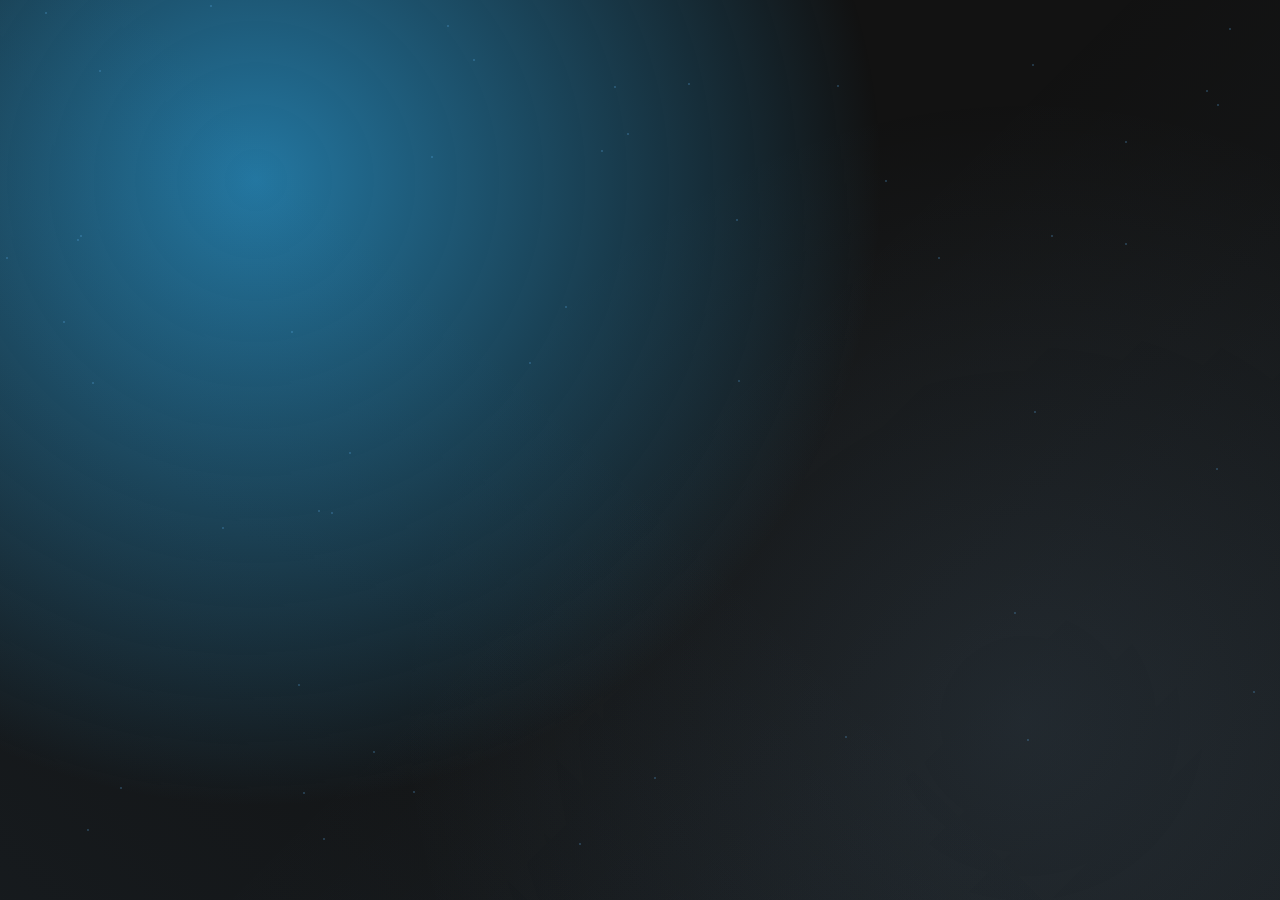
<file: preview.html>
<!DOCTYPE html>
<html lang="ru">
<head>
    <meta charset="UTF-8">
    <meta name="viewport" content="width=device-width, initial-scale=1.0">
    <title>Preview</title>
    <style>
        :root {
            --primary-color: #64B5F6;
            --secondary-color: #90CAF9;
            --background-color: #121212;
            --card-color: rgba(30, 30, 30, 0.95);
            --text-color: #E0E0E0;
            --border-color: rgba(100, 181, 246, 0.2);
        }

        * {
            margin: 0;
            padding: 0;
            box-sizing: border-box;
        }

        body {
            background-color: var(--background-color);
            min-height: 100vh;
            position: relative;
            overflow: hidden;
        }

        .preview-container {
            position: fixed;
            top: 0;
            left: 0;
            width: 100%;
            height: 100%;
            display: flex;
            justify-content: center;
            align-items: center;
        }

        .preview-content {
            width: 100%;
            height: 100%;
            position: relative;
            overflow: hidden;
        }

        .gradient-background {
            position: absolute;
            top: 0;
            left: 0;
            width: 100%;
            height: 100%;
            background: 
                radial-gradient(circle at 20% 20%, rgba(39, 140, 191, 0.823) 0%, transparent 50%),
                radial-gradient(circle at 80% 80%, rgba(144, 202, 249, 0.1) 0%, transparent 50%);
            animation: gradientMove 15s ease infinite;
        }

        .gradient-background::before {
            content: '';
            position: absolute;
            top: 0;
            left: 0;
            width: 100%;
            height: 100%;
            background: 
                linear-gradient(45deg, rgba(100, 181, 246, 0.05) 0%, transparent 50%),
                linear-gradient(-45deg, rgba(144, 202, 249, 0.05) 0%, transparent 50%);
            animation: gradientMove2 20s ease infinite;
        }

        .particles {
            position: absolute;
            top: 0;
            left: 0;
            width: 100%;
            height: 100%;
            overflow: hidden;
        }

        .particle {
            position: absolute;
            width: 2px;
            height: 2px;
            background: var(--primary-color);
            border-radius: 50%;
            opacity: 0.3;
            animation: particleMove 10s linear infinite;
        }

        @keyframes gradientMove {
            0% { transform: scale(1); }
            50% { transform: scale(1.2); }
            100% { transform: scale(1); }
        }

        @keyframes gradientMove2 {
            0% { transform: rotate(0deg); }
            100% { transform: rotate(360deg); }
        }

        @keyframes particleMove {
            0% { transform: translateY(0) translateX(0); opacity: 0; }
            50% { transform: translateY(-100px) translateX(100px); opacity: 0.5; }
            100% { transform: translateY(-200px) translateX(200px); opacity: 0; }
        }
    </style>
</head>
<body>
    <div class="preview-container">
        <div class="preview-content">
            <div class="gradient-background"></div>
            <div class="particles" id="particles"></div>
        </div>
    </div>

    <script>
        // Создаем частицы
        const particlesContainer = document.getElementById('particles');
        const particleCount = 50;

        for (let i = 0; i < particleCount; i++) {
            const particle = document.createElement('div');
            particle.className = 'particle';
            particle.style.left = `${Math.random() * 100}%`;
            particle.style.top = `${Math.random() * 100}%`;
            particle.style.animationDelay = `${Math.random() * 10}s`;
            particlesContainer.appendChild(particle);
        }
    </script>
</body>
</html>
</file>
<file: style.css>
:root {
    --primary-color: #64B5F6;
    --secondary-color: #90CAF9;
    --background-color: #121212;
    --card-color: rgba(30, 30, 30, 0.95);
    --text-color: #E0E0E0;
    --border-color: rgba(100, 181, 246, 0.2);
}

/* Верхняя панель-объявление */
.top-announcement {
    position: fixed;
    top: 0;
    left: 0;
    z-index: 1100;
    width: 100%;
    background: linear-gradient(90deg, rgba(100,181,246,0.15), rgba(144,202,249,0.15));
    border-bottom: 1px solid var(--border-color);
    backdrop-filter: blur(10px);
    padding-top: env(safe-area-inset-top);
}

.top-announcement-inner {
    max-width: 1200px;
    margin: 0 auto;
    padding: 14px 20px;
    display: flex;
    align-items: center;
    justify-content: center;
    gap: 12px;
    position: relative;
}

.top-announcement-message {
    color: #E3F2FD;
    font-size: 1.05rem;
    line-height: 1.45;
    white-space: pre-line;
    text-align: center;
}

.top-announcement .close-btn {
    background: none;
    border: 1px solid var(--border-color);
    color: #E3F2FD;
    border-radius: 8px;
    padding: 6px 10px;
    cursor: pointer;
    transition: all 0.2s ease;
    position: absolute;
    right: 20px;
    top: 50%;
    transform: translateY(-50%);
}

.top-announcement .close-btn:hover {
    background: rgba(100,181,246,0.12);
}

.top-announcement.warning {
    background: linear-gradient(90deg, rgba(255,193,7,0.18), rgba(255,87,34,0.12));
    border-bottom-color: rgba(255,193,7,0.35);
}

.top-announcement.success {
    background: linear-gradient(90deg, rgba(76,175,80,0.18), rgba(129,199,132,0.12));
    border-bottom-color: rgba(76,175,80,0.35);
}

.top-announcement.info {
    background: linear-gradient(90deg, rgba(100,181,246,0.18), rgba(144,202,249,0.12));
    border-bottom-color: rgba(100,181,246,0.35);
}

* {
    margin: 0;
    padding: 0;
    box-sizing: border-box;
}

body {
    font-family: 'Roboto', sans-serif;
    background-color: var(--background-color);
    color: var(--text-color);
    min-height: 100vh;
    position: relative;
    overflow-x: hidden;
}

.background {
    position: fixed;
    top: 0;
    left: 0;
    width: 100%;
    height: 100%;
    background: 
        radial-gradient(circle at 20% 20%, rgba(39, 140, 191, 0.823) 0%, transparent 50%),
        radial-gradient(circle at 80% 80%, rgba(144, 202, 249, 0.1) 0%, transparent 50%);
    z-index: -1;
    animation: gradientMove 15s ease infinite;
}

.background::before {
    content: '';
    position: absolute;
    top: 0;
    left: 0;
    width: 100%;
    height: 100%;
    background: 
        linear-gradient(45deg, rgba(100, 181, 246, 0.05) 0%, transparent 50%),
        linear-gradient(-45deg, rgba(144, 202, 249, 0.05) 0%, transparent 50%);
    animation: gradientMove2 20s ease infinite;
}

.background::after {
    content: '';
    position: absolute;
    top: 0;
    left: 0;
    width: 100%;
    height: 100%;
    background-image: 
        radial-gradient(circle at 10% 90%, rgba(100, 181, 246, 0.1) 0%, transparent 20%),
        radial-gradient(circle at 90% 10%, rgba(144, 202, 249, 0.1) 0%, transparent 20%),
        radial-gradient(circle at 50% 50%, rgba(100, 181, 246, 0.05) 0%, transparent 30%);
    animation: gradientMove3 25s ease infinite;
}

@keyframes gradientMove {
    0% {
        background-position: 0% 0%;
    }
    50% {
        background-position: 100% 100%;
    }
    100% {
        background-position: 0% 0%;
    }
}

@keyframes gradientMove2 {
    0% {
        transform: rotate(0deg);
    }
    100% {
        transform: rotate(360deg);
    }
}

@keyframes gradientMove3 {
    0% {
        background-position: 0% 0%;
    }
    50% {
        background-position: 100% 100%;
    }
    100% {
        background-position: 0% 0%;
    }
}

/* Добавляем частицы */
.particles {
    position: fixed;
    top: 0;
    left: 0;
    width: 100%;
    height: 100%;
    overflow: hidden;
    z-index: -1;
    pointer-events: none;
}

.particle {
    position: absolute;
    width: 2px;
    height: 2px;
    background: var(--primary-color);
    border-radius: 50%;
    opacity: 0.3;
    animation: particleMove 10s linear infinite;
}

@keyframes particleMove {
    0% {
        transform: translateY(0) translateX(0);
        opacity: 0;
    }
    50% {
        transform: translateY(-100px) translateX(100px);
        opacity: 0.5;
    }
    100% {
        transform: translateY(-200px) translateX(200px);
        opacity: 0;
    }
}

.container {
    max-width: 1200px;
    margin: 0 auto;
    padding: 2rem;
}

header {
    text-align: center;
    margin-bottom: 3rem;
    padding: 2rem 0;
}

h1 {
    font-size: 2.5rem;
    color: var(--primary-color);
    margin-bottom: 1rem;
    font-weight: 500;
    letter-spacing: 2px;
    text-shadow: 0 0 10px rgba(100, 181, 246, 0.3);
}

.subtitle {
    font-size: 1.2rem;
    color: var(--secondary-color);
    font-weight: 300;
    letter-spacing: 1px;
}

/* Общие стили для секций */
.vpn-key-section, .downloads-section, .instructions-section {
    background: var(--card-color);
    border-radius: 15px;
    padding: 2rem;
    margin-bottom: 2rem;
    box-shadow: 0 0 20px rgba(0, 0, 0, 0.3);
    border: 1px solid var(--border-color);
    transition: transform 0.3s ease;
}

.vpn-key-section:hover, .downloads-section:hover, .instructions-section:hover {
    transform: translateY(-5px);
    box-shadow: 0 0 20px rgba(100, 181, 246, 0.2);
}

.downloads-section h2, .instructions-section h2 {
    text-align: center;
    color: var(--secondary-color);
    margin-bottom: 2rem;
    font-size: 1.8rem;
    font-weight: 500;
    text-shadow: 0 0 10px rgba(144, 202, 249, 0.3);
    letter-spacing: 1px;
}

.key-container {
    text-align: center;
}


.platform-grid {
    display: grid;
    grid-template-columns: repeat(auto-fit, minmax(250px, 1fr));
    gap: 2rem;
}

.platform-card {
    background: rgba(30, 30, 30, 0.7);
    padding: 2rem;
    border-radius: 15px;
    text-align: center;
    box-shadow: 0 0 20px rgba(100, 181, 246, 0.1);
    border: 1px solid rgba(100, 181, 246, 0.2);
    transition: transform 0.3s ease;
    display: flex;
    flex-direction: column;
    gap: 1rem;
    align-items: center;
}

.platform-card:hover {
    transform: translateY(-5px);
    box-shadow: 0 0 25px rgba(100, 181, 246, 0.2);
}

.platform-card h3 {
    color: var(--secondary-color);
    margin-bottom: 1rem;
    font-size: 1.5rem;
    text-shadow: 0 0 10px rgba(144, 202, 249, 0.3);
}

.download-btn, .download-config-btn {
    display: block;
    padding: 0.8rem 1.5rem;
    border-radius: 8px;
    text-decoration: none;
    color: var(--background-color);
    font-weight: 500;
    transition: all 0.3s ease;
    background: linear-gradient(45deg, var(--primary-color), var(--secondary-color));
    box-shadow: 0 0 15px rgba(100, 181, 246, 0.3);
    width: 100%;
    max-width: 200px;
    text-align: center;
    margin: 0 auto;
    position: relative;
}

.download-btn:hover, .download-config-btn:hover {
    transform: translateY(-2px);
    box-shadow: 0 0 25px rgba(100, 181, 246, 0.5);
}

.copy-routing-btn {
    display: inline-flex;
    align-items: center;
    justify-content: center;
    padding: 0.8rem 1.5rem;
    border-radius: 8px;
    border: none;
    color: var(--background-color);
    font-weight: 500;
    font-size: 1rem;
    transition: all 0.3s ease;
    background: linear-gradient(45deg, var(--primary-color), var(--secondary-color));
    box-shadow: 0 0 15px rgba(100, 181, 246, 0.3);
    cursor: pointer;
    font-family: 'Roboto', sans-serif;
}

.copy-routing-btn:hover:not(:disabled) {
    transform: translateY(-2px);
    box-shadow: 0 0 25px rgba(100, 181, 246, 0.5);
}

.copy-routing-btn:disabled {
    cursor: not-allowed;
}

.copy-routing-btn svg {
    flex-shrink: 0;
}

.download-btn::before {
    content: attr(aria-label);
    position: absolute;
    bottom: 100%;
    left: 50%;
    transform: translateX(-50%) translateY(-10px);
    padding: 8px 12px;
    background: rgba(30, 30, 30, 0.95);
    color: var(--text-color);
    font-size: 0.9rem;
    border-radius: 6px;
    white-space: nowrap;
    opacity: 0;
    visibility: hidden;
    transition: all 0.3s ease;
    pointer-events: none;
    box-shadow: 0 0 15px rgba(0, 0, 0, 0.3);
    border: 1px solid var(--border-color);
    z-index: 1000;
}

.download-btn::after {
    content: '';
    position: absolute;
    bottom: calc(100% - 5px);
    left: 50%;
    transform: translateX(-50%);
    border-width: 6px;
    border-style: solid;
    border-color: rgba(30, 30, 30, 0.95) transparent transparent transparent;
    opacity: 0;
    visibility: hidden;
    transition: all 0.3s ease;
    pointer-events: none;
    filter: drop-shadow(0 2px 2px rgba(0, 0, 0, 0.3));
}

.download-btn:hover::before,
.download-btn:hover::after {
    opacity: 1;
    visibility: visible;
    transform: translateX(-50%) translateY(0);
}

.instructions-container {
    display: flex;
    flex-direction: column;
    gap: 2rem;
}

.instruction-block {
    background: rgba(30, 30, 30, 0.7);
    border-radius: 15px;
    overflow: hidden;
    border: 1px solid var(--border-color);
    box-shadow: 0 0 20px rgba(0, 0, 0, 0.2);
    margin-bottom: 1rem;
}

.instruction-header {
    display: flex;
    flex-direction: column;
    align-items: center;
    justify-content: center;
    gap: 0.5rem;
    padding: 1rem;
    background: rgba(100, 181, 246, 0.1);
    border-bottom: 1px solid var(--border-color);
}

.instruction-header .platform-icon {
    margin: 0;
}

.instruction-header span {
    color: var(--secondary-color);
    font-size: 1.4rem;
    font-weight: 500;
    text-align: center;
}

.instruction-step {
    display: flex;
    gap: 1rem;
    margin-bottom: 1rem;
    padding: 1rem;
    background: rgba(30, 30, 30, 0.5);
    border-radius: 10px;
    transition: all 0.3s ease;
}

.instruction-step-content {
    flex: 1;
}

.instruction-step h3 {
    color: var(--primary-color);
    margin-bottom: 0.5rem;
    font-size: 1.1rem;
    font-weight: 500;
}

.instruction-step p {
    color: var(--text-color);
    line-height: 1.4;
    font-size: 0.95rem;
    margin-bottom: 0.5rem;
}

.instruction-images {
    flex: 0 0 300px;
    display: flex;
    flex-direction: column;
    gap: 0.5rem;
}

.image-placeholder {
    position: relative;
    border-radius: 8px;
    overflow: hidden;
    box-shadow: 0 0 10px rgba(0, 0, 0, 0.2);
    transition: all 0.3s ease;
    cursor: pointer;
    aspect-ratio: 16/9;
}

.image-placeholder img {
    width: 100%;
    height: 100%;
    object-fit: cover;
    transition: all 0.3s ease;
}

.image-placeholder:hover {
    transform: translateY(-2px);
    box-shadow: 0 0 15px rgba(100, 181, 246, 0.2);
}

.image-placeholder:hover img {
    transform: scale(1.05);
}

/* Стили для модального окна с увеличенным изображением */
.modal-overlay {
    display: none;
    position: fixed;
    top: 0;
    left: 0;
    width: 100%;
    height: 100%;
    background: rgba(0, 0, 0, 0.9);
    z-index: 1000;
    justify-content: center;
    align-items: center;
    backdrop-filter: blur(5px);
}

.modal-overlay.active {
    display: flex;
}

.modal-image {
    max-width: 90%;
    max-height: 90vh;
    object-fit: contain;
    border-radius: 10px;
    box-shadow: 0 0 30px rgba(100, 181, 246, 0.3);
}

.hidden {
    display: none;
}

.scroll-to-top {
    position: fixed;
    bottom: 2rem;
    right: 2rem;
    width: 3rem;
    height: 3rem;
    border-radius: 50%;
    background: var(--primary-color);
    color: var(--background-color);
    border: none;
    cursor: pointer;
    display: flex;
    align-items: center;
    justify-content: center;
    opacity: 0;
    visibility: hidden;
    transition: all 0.3s ease;
    box-shadow: 0 0 15px rgba(100, 181, 246, 0.3);
}

.scroll-to-top.visible {
    opacity: 1;
    visibility: visible;
}

.scroll-to-top:hover {
    transform: translateY(-5px);
    box-shadow: 0 0 25px rgba(100, 181, 246, 0.5);
}

.scroll-to-top svg {
    width: 1.5rem;
    height: 1.5rem;
}

.platform-icon {
    width: 3rem;
    height: 3rem;
    margin-bottom: 1rem;
    color: var(--primary-color);
    display: flex;
    align-items: center;
    justify-content: center;
}

.platform-icon svg {
    width: 100%;
    height: 100%;
    color: inherit;
}

.platform-card:hover .platform-icon {
    transform: scale(1.1);
    transition: transform 0.3s ease;
    color: var(--secondary-color);
}

.android-icon {
    color: #3DDC84;
}

.apple-icon {
    color: #A2AAAD;
}

.windows-icon {
    color: #00A4EF;
}

.ios-icon {
    color: #A2AAAD;
}

.macos-icon {
    color: #A2AAAD;
}

.platform-card:hover .ios-icon,
.platform-card:hover .macos-icon {
    transform: scale(1.1);
    transition: transform 0.3s ease;
    color: var(--secondary-color);
}

.intro-text {
    background: var(--card-color);
    border-radius: 15px;
    padding: 2rem;
    margin-bottom: 2rem;
    box-shadow: 0 0 20px rgba(0, 0, 0, 0.3);
    border: 1px solid var(--border-color);
    backdrop-filter: blur(10px);
    transition: all 0.3s ease;
}

.intro-text:hover {
    transform: translateY(-5px);
    box-shadow: 0 0 30px rgba(100, 181, 246, 0.2);
}

.intro-text p {
    color: var(--text-color);
    line-height: 1.6;
    font-size: 1.1rem;
    text-align: center;
}

@media (max-width: 768px) {
    .container {
        padding: 1rem;
    }

    h1 {
        font-size: 2rem;
    }

    .platform-grid, .instructions-container {
        grid-template-columns: 1fr;
    }

    .instruction-step {
        flex-direction: column;
        padding: 1rem;
    }

    .instruction-images {
        flex: 0 0 auto;
        width: 100%;
        margin-top: 1rem;
    }

    .image-placeholder {
        width: 100%;
        max-width: 100%;
    }

    .platform-selector {
        flex-wrap: wrap;
        gap: 0.5rem;
    }

    .platform-tab {
        width: 48px;
        height: 48px;
        padding: 0.5rem;
    }

    .platform-tab .platform-icon {
        width: 24px;
        height: 24px;
    }

    .steps-chain {
        flex-direction: column;
        align-items: flex-start;
        gap: 0.5rem;
    }

    .step {
        width: 100%;
        text-align: center;
    }

    .arrow-icon {
        transform: rotate(90deg);
        margin: 0.5rem 0;
    }

    .instruction-step-content {
        width: 100%;
    }

    .info-accent {
        font-size: 0.95em;
        padding: 0.8em 1.2em;
    }

    .greeting-part-1 {
        font-size: 1.5em;
    }

    .greeting-part-2 {
        font-size: 1.2em;
    }
}

@media (prefers-reduced-motion: reduce) {
    * {
        animation: none !important;
        transition: none !important;
    }
}

@media (prefers-contrast: more) {
    :root {
        --primary-color: #2196F3;
        --secondary-color: #42A5F5;
    }

    .platform-card, .instruction-block {
        background: var(--card-color);
    }
}

:focus {
    outline: 2px solid var(--primary-color);
    outline-offset: 2px;
}

@media (prefers-reduced-motion: no-preference) {
    .instruction-step p {
        transition: transform 0.3s ease;
    }
}

.platform-selector {
    display: flex;
    gap: 1rem;
    margin-bottom: 2rem;
    justify-content: center;
}

.platform-tab {
    padding: 0.8rem;
    border: none;
    background: rgba(30, 30, 30, 0.7);
    color: var(--text-color);
    border-radius: 8px;
    cursor: pointer;
    transition: all 0.3s ease;
    font-size: 1rem;
    font-weight: 500;
    border: 1px solid var(--border-color);
    display: flex;
    align-items: center;
    justify-content: center;
    width: 64px;
    height: 64px;
}

.platform-tab .platform-icon {
    width: 36px;
    height: 36px;
    margin: 0;
}

.platform-tab:hover {
    background: rgba(100, 181, 246, 0.1);
    transform: translateY(-2px);
}

.platform-tab.active {
    background: var(--primary-color);
    color: var(--background-color);
    box-shadow: 0 0 15px rgba(100, 181, 246, 0.3);
}

.platform-tab.active:hover {
    background: var(--secondary-color);
    transform: translateY(-2px);
}

/* Стили для выбора приложений в инструкциях */
.app-selector {
    display: flex;
    gap: 0.8rem;
    margin: 2rem 0 2.5rem 0;
    padding: 1.5rem 0 0 0;
    justify-content: center;
    flex-wrap: wrap;
    border-top: 1px solid var(--border-color);
}

.app-tab {
    padding: 0.7rem 1.5rem;
    border: none;
    background: rgba(30, 30, 30, 0.7);
    color: var(--text-color);
    border-radius: 8px;
    cursor: pointer;
    transition: all 0.3s ease;
    font-size: 1rem;
    font-weight: 500;
    border: 1px solid var(--border-color);
}

.app-tab:hover {
    background: rgba(100, 181, 246, 0.1);
    transform: translateY(-2px);
}

.app-tab.active {
    background: var(--primary-color);
    color: var(--background-color);
    box-shadow: 0 0 15px rgba(100, 181, 246, 0.3);
}

.app-tab.active:hover {
    background: var(--secondary-color);
    transform: translateY(-2px);
}

.app-instruction {
    margin-top: 1rem;
}

@media (max-width: 768px) {
    .app-selector {
        gap: 0.5rem;
        margin: 1.5rem 0 2rem 0;
        padding: 1rem 0 0 0;
    }
    
    .app-tab {
        padding: 0.6rem 1.2rem;
        font-size: 0.95rem;
    }
}

.steps-chain {
    display: flex;
    align-items: center;
    gap: 0.5em;
    font-size: 1.1em;
    flex-wrap: wrap;
}

.step {
    background: rgba(100, 181, 246, 0.10);
    color: #64B5F6;
    padding: 0.25em 0.8em;
    border-radius: 1.2em;
    font-weight: 500;
    box-shadow: 0 1px 4px 0 rgba(100,181,246,0.07);
    transition: background 0.2s;
}

.arrow-icon {
    width: 1.2em;
    height: 1.2em;
    stroke: #64B5F6;
    fill: none;
    opacity: 0.8;
    margin: 0 0.1em;
    transition: transform 0.2s;
}

.steps-chain .arrow-icon:hover {
    transform: translateX(2px) scale(1.1);
    filter: drop-shadow(0 0 4px #64B5F6);
}

.info-accent {
    background: rgba(100, 181, 246, 0.08);
    border-left: 4px solid #64B5F6;
    padding: 1em 1.5em;
    border-radius: 8px;
    margin: 1em 0;
    color: #90CAF9;
    font-weight: 500;
    font-size: 1.05em;
}

.steps-chain .step {
    color: #fff;
}

.steps-chain + .steps-chain {
    margin-top: 1em;
}

.app-icon {
    width: 1.3em;
    height: 1.3em;
    vertical-align: middle;
    margin-right: 0.5em;
    margin-bottom: 0.15em;
}


.greeting {
    text-align: center;
    margin: 0 0 20px 0;
    padding: 0;
}

.greeting-text {
    display: flex;
    flex-direction: column;
    align-items: center;
    gap: 10px;
}

.greeting-part-1 {
    font-size: 2em;
    color: #64B5F6;
    margin: 0;
    font-weight: 500;
    text-shadow: 0 0 10px rgba(100, 181, 246, 0.3);
    opacity: 0;
    transform: translateY(20px);
    animation: fadeInUp 1s ease forwards;
}

.greeting-part-2 {
    font-size: 1.5em;
    color: #90CAF9;
    margin: 0;
    font-weight: 500;
    opacity: 0;
    transform: translateY(20px);
    animation: fadeInUp 1s ease forwards 1s;
}

.plant-animation {
    opacity: 0;
    animation: fadeIn 1s ease forwards 2s;
}

@keyframes fadeInUp {
    from {
        opacity: 0;
        transform: translateY(20px);
    }
    to {
        opacity: 1;
        transform: translateY(0);
    }
}

@keyframes fadeIn {
    from {
        opacity: 0;
    }
    to {
        opacity: 1;
    }
}

.greeting.hidden {
    display: none;
}

header h1 {
    font-size: 1.5em;
    color: #90CAF9;
    margin: 0;
    font-weight: 500;
}

/* Стили для модального окна с криптовалютой и картой */
.modal-content-iframe {
    background: var(--card-color);
    border-radius: 15px;
    padding: 20px;
    width: 90%;
    max-width: 800px;
    max-height: 90vh;
    position: relative;
    box-shadow: 0 0 30px rgba(100, 181, 246, 0.3);
    border: 1px solid var(--border-color);
}

.modal-header-iframe {
    display: flex;
    justify-content: space-between;
    align-items: center;
    margin-bottom: 20px;
}

.modal-header-iframe h3 {
    color: var(--primary-color);
    margin: 0;
    font-size: 1.2em;
}

.close-modal-iframe {
    background: none;
    border: none;
    cursor: pointer;
    padding: 0;
    display: flex;
    align-items: center;
    justify-content: center;
}

.modal-body-iframe {
    width: 100%;
}

@media (max-width: 768px) {
    .modal-content-iframe {
        width: 95%;
        padding: 15px;
    }
}

.plant-animation-container {
    position: relative;
    width: 120px;
    height: 120px;
    margin: 20px auto;
    display: flex;
    align-items: center;
    justify-content: center;
}

.plant-animation-container::before {
    content: '';
    position: absolute;
    width: 100%;
    height: 100%;
    background: radial-gradient(circle, rgba(100, 181, 246, 0.2) 0%, transparent 70%);
    border-radius: 50%;
    animation: pulse 2s ease-in-out infinite;
}

.plant-animation-container::after {
    content: '';
    position: absolute;
    width: 100%;
    height: 100%;
    background: radial-gradient(circle, rgba(144, 202, 249, 0.1) 0%, transparent 70%);
    border-radius: 50%;
    animation: pulse 2s ease-in-out infinite 1s;
}

.plant-animation {
    position: relative;
    z-index: 1;
    filter: drop-shadow(0 0 10px rgba(100, 181, 246, 0.3));
    transition: transform 0.3s ease;
}

.plant-animation:hover {
    transform: scale(1.1);
}

@keyframes pulse {
    0% {
        transform: scale(0.8);
        opacity: 0.5;
    }
    50% {
        transform: scale(1.2);
        opacity: 0.2;
    }
    100% {
        transform: scale(0.8);
        opacity: 0.5;
    }
} 

/* FAQ Section Styles */
.faq-section {
    max-width: 800px;
    margin: 40px auto;
    padding: 0 20px;
}

.faq-section h2 {
    text-align: center;
    color: #64B5F6;
    margin-bottom: 30px;
    font-size: 2em;
}

.faq-container {
    display: flex;
    flex-direction: column;
    gap: 20px;
}

.faq-item {
    background: rgba(100, 181, 246, 0.1);
    border-radius: 10px;
    overflow: hidden;
    transition: all 0.3s ease;
}

.faq-question {
    padding: 20px;
    cursor: pointer;
    display: flex;
    justify-content: space-between;
    align-items: center;
    background: rgba(100, 181, 246, 0.2);
}

.faq-question h3 {
    margin: 0;
    color: #64B5F6;
    font-size: 1.2em;
}

.faq-toggle {
    color: #64B5F6;
    font-size: 1.5em;
    transition: transform 0.3s ease;
}

.faq-answer {
    padding: 0 20px;
    max-height: 0;
    overflow: hidden;
    transition: all 0.3s ease;
}

.faq-item.active .faq-answer {
    padding: 20px;
    max-height: 1000px;
}

.faq-item.active .faq-toggle {
    transform: rotate(45deg);
}

.faq-answer p {
    margin: 0 0 15px 0;
    color: #E0E0E0;
}

.faq-answer ul {
    margin: 0;
    padding-left: 20px;
    color: #E0E0E0;
}

.faq-answer li {
    margin-bottom: 10px;
}

.faq-answer li:last-child {
    margin-bottom: 0;
}

.faq-answer a {
    color: var(--primary-color);
    text-decoration: none;
    position: relative;
    padding: 0 2px;
    transition: all 0.3s ease;
}

.faq-answer a::after {
    content: '';
    position: absolute;
    width: 100%;
    height: 1px;
    bottom: 0;
    left: 0;
    background-color: var(--primary-color);
    transform: scaleX(0);
    transform-origin: bottom right;
    transition: transform 0.3s ease;
}

.faq-answer a:hover {
    color: var(--secondary-color);
}

.faq-answer a:hover::after {
    transform: scaleX(1);
    transform-origin: bottom left;
    background-color: var(--secondary-color);
}

/* Стили для обычных ссылок */
.plain-link {
  color: var(--primary-color);
  text-decoration: none;
  position: relative;
  padding: 0 2px;
  transition: all 0.3s ease;
}
.plain-link::after {
  content: '';
  position: absolute;
  width: 100%;
  height: 1px;
  bottom: 0;
  left: 0;
  background-color: var(--primary-color);
  transform: scaleX(0);
  transform-origin: bottom right;
  transition: transform 0.3s ease;
}
.plain-link:hover {
  color: var(--secondary-color);
}
.plain-link:hover::after {
  transform: scaleX(1);
  transform-origin: bottom left;
  background-color: var(--secondary-color);
}

/* Стили для боковой навигации */
.side-nav {
    position: fixed;
    right: 20px;
    top: 50%;
    transform: translateY(-50%);
    display: flex;
    flex-direction: column;
    gap: 15px;
    z-index: 100;
}

.nav-dot {
    width: 40px;
    height: 40px;
    background: rgba(30, 30, 30, 0.8);
    border-radius: 50%;
    display: flex;
    align-items: center;
    justify-content: center;
    color: var(--primary-color);
    text-decoration: none;
    transition: all 0.3s ease;
    border: 1px solid var(--border-color);
    backdrop-filter: blur(5px);
}

.nav-dot:hover {
    transform: scale(1.1);
    background: var(--primary-color);
    color: var(--background-color);
    box-shadow: 0 0 15px rgba(100, 181, 246, 0.3);
}

.nav-dot.active {
    background: var(--primary-color);
    color: var(--background-color);
    box-shadow: 0 0 15px rgba(100, 181, 246, 0.3);
}

@media (max-width: 768px) {
    .side-nav {
        right: 10px;
    }
    
    .nav-dot {
        width: 35px;
        height: 35px;
    }
} 


/* Стили для footer */
.site-footer {
    margin-top: 4rem;
    padding: 2rem 0;
    background: linear-gradient(180deg, transparent 0%, rgba(30, 30, 30, 0.3) 100%);
}

.footer-content {
    max-width: 800px;
    margin: 0 auto;
    padding: 0 2rem;
}

.support-section {
    background: var(--card-color);
    border-radius: 15px;
    padding: 2rem;
    text-align: center;
    box-shadow: 0 0 20px rgba(100, 181, 246, 0.1);
    border: 1px solid var(--border-color);
}

.support-section h3 {
    color: var(--primary-color);
    margin-bottom: 1rem;
    font-size: 1.5rem;
    font-weight: 500;
}

.support-section p {
    color: var(--text-color);
    line-height: 1.6;
    margin-bottom: 1.5rem;
    font-size: 1.1rem;
}

.support-options {
    display: flex;
    flex-direction: column;
    align-items: center;
    gap: 1rem;
}

.support-btn {
    display: inline-flex;
    align-items: center;
    gap: 0.5rem;
    padding: 0.8rem 1.5rem;
    background: linear-gradient(45deg, var(--primary-color), var(--secondary-color));
    color: var(--background-color);
    text-decoration: none;
    border-radius: 8px;
    font-weight: 600;
    transition: all 0.3s ease;
    box-shadow: 0 0 15px rgba(100, 181, 246, 0.3);
}

.support-btn:hover {
    transform: translateY(-2px);
    box-shadow: 0 0 25px rgba(100, 181, 246, 0.5);
}

.support-note {
    margin-top: 1rem;
    padding: 1rem;
    background: rgba(100, 181, 246, 0.08);
    border-radius: 8px;
    border-left: 4px solid var(--primary-color);
}

.support-note p {
    margin: 0;
    color: var(--secondary-color);
    font-size: 0.95rem;
    line-height: 1.4;
}

.support-links {
    display: flex;
    flex-wrap: wrap;
    gap: 1rem;
    justify-content: center;
    margin-bottom: 1rem;
}

.tinkoff-btn {
    background: linear-gradient(45deg, #FFD600, #FFC107);
    color: #222;
}

.tinkoff-btn:hover {
    background: linear-gradient(45deg, #FFC107, #FFD600);
    color: #111;
}

.ton-btn {
    background: linear-gradient(45deg, #0098EA, #00C3FF);
    color: #fff;
}

.ton-btn:hover {
    background: linear-gradient(45deg, #00C3FF, #0098EA);
    color: #fff;
}

.trc20-btn {
    background: linear-gradient(45deg, #EF0027, #FF6B00);
    color: #fff;
}

.trc20-btn:hover {
    background: linear-gradient(45deg, #FF6B00, #EF0027);
    color: #fff;
}

.erc20-btn {
    background: linear-gradient(45deg, #627EEA, #8A9AF4);
    color: #fff;
}

.erc20-btn:hover {
    background: linear-gradient(45deg, #8A9AF4, #627EEA);
    color: #fff;
}

/* Стили для вкладок криптовалют */
.crypto-tabs {
    display: flex;
    gap: 10px;
    width: 100%;
    margin-bottom: 20px;
    border-bottom: 2px solid var(--border-color);
    padding-bottom: 10px;
}

.crypto-tab {
    flex: 1;
    padding: 10px 15px;
    background: rgba(30, 30, 30, 0.7);
    border: 1px solid var(--border-color);
    border-radius: 8px 8px 0 0;
    color: var(--text-color);
    cursor: pointer;
    text-align: center;
    font-size: 0.95em;
    font-weight: 500;
    transition: all 0.3s ease;
    border-bottom: none;
}

.crypto-tab:hover {
    background: rgba(100, 181, 246, 0.1);
    color: var(--primary-color);
}

.crypto-tab.active {
    background: rgba(100, 181, 246, 0.2);
    color: var(--primary-color);
    border-color: var(--primary-color);
    border-bottom: 2px solid var(--primary-color);
    margin-bottom: -2px;
}

.crypto-wallet-address {
    font-size: 1.1em;
    word-break: break-all;
    font-weight: 600;
    background: #222;
    padding: 12px 20px;
    border-radius: 10px;
    margin-bottom: 1em;
    color: #fff;
    user-select: all;
    width: 100%;
    text-align: center;
    box-sizing: border-box;
}

@media (max-width: 600px) {
    .crypto-tabs {
        flex-direction: column;
        gap: 5px;
    }
    
    .crypto-tab {
        border-radius: 8px;
        border-bottom: 1px solid var(--border-color);
    }
    
    .crypto-tab.active {
        border-bottom: 1px solid var(--primary-color);
        margin-bottom: 0;
    }
}

.footer-contact {
    margin-top: 2rem;
    text-align: center;
}

@media (max-width: 600px) {
    .support-links {
        flex-direction: column;
        gap: 0.7rem;
    }
}

@media (max-width: 768px) {
    .footer-content {
        padding: 0 1rem;
    }
    
    .support-section {
        padding: 1.5rem;
    }
    
    .support-section h3 {
        font-size: 1.3rem;
    }
    
    .support-section p {
        font-size: 1rem;
    }
} 

.colon-icon {
  width: 1.2em;
  height: 1.2em;
  display: inline-block;
  vertical-align: middle;
  stroke: #64B5F6;
  fill: none;
  opacity: 0.8;
  margin: 0 0.1em;
  transition: transform 0.2s;
}

.colon-icon circle {
  fill: #64B5F6;
  stroke: none;
} 

.faq-platforms {
  display: grid;
  grid-template-columns: repeat(auto-fit, minmax(220px, 1fr));
  gap: 1.5rem;
  margin: 1.5rem 0 0 0;
}
.faq-platforms details {
  background: rgba(100, 181, 246, 0.07);
  border-radius: 10px;
  box-shadow: 0 0 10px rgba(100, 181, 246, 0.05);
  border: 1px solid var(--border-color);
  padding: 0.5rem 1rem 1rem 1rem;
  transition: box-shadow 0.2s;
}
.faq-platforms details[open] {
  box-shadow: 0 0 20px rgba(100, 181, 246, 0.12);
  background: rgba(100, 181, 246, 0.13);
}
.platform-summary {
  font-size: 1.13em;
  color: var(--primary-color);
  display: flex;
  align-items: center;
  gap: 0.5em;
  cursor: pointer;
  padding: 0.5em 0;
  user-select: none;
}
.faq-platforms ul {
  margin: 0.7em 0 0 0;
  padding-left: 1.2em;
  color: var(--text-color);
  font-size: 1em;
  line-height: 1.5;
}
.faq-platforms li {
  margin-bottom: 0.5em;
}
.faq-platforms li:last-child {
  margin-bottom: 0;
}
.faq-platforms summary::-webkit-details-marker {
  display: none;
}
.faq-platforms summary::marker {
  display: none;
}
@media (max-width: 700px) {
  .faq-platforms {
    grid-template-columns: 1fr;
    gap: 1rem;
  }
} 

/* Вложенные подразделы FAQ */
.faq-subcontainer {
  display: flex;
  flex-direction: column;
  gap: 10px;
  margin-top: 10px;
}
.faq-subitem {
  background: rgba(100, 181, 246, 0.07);
  border-radius: 8px;
  overflow: hidden;
  transition: all 0.3s;
}
.faq-subquestion {
  padding: 14px 18px;
  cursor: pointer;
  display: flex;
  justify-content: space-between;
  align-items: center;
  background: rgba(100, 181, 246, 0.13);
}
.faq-subquestion h4 {
  margin: 0;
  color: #64B5F6;
  font-size: 1.08em;
  font-weight: 500;
}
.faq-subtoggle {
  color: #64B5F6;
  font-size: 1.3em;
  transition: transform 0.3s;
}
.faq-subanswer {
  padding: 0 18px;
  max-height: 0;
  overflow: hidden;
  transition: all 0.3s;
}
.faq-subitem.active .faq-subanswer {
  padding: 14px 18px;
  max-height: 600px;
}
.faq-subitem.active .faq-subtoggle {
  transform: rotate(45deg);
}
.faq-subanswer ul {
  margin: 0;
  padding-left: 1.2em;
  color: #E0E0E0;
  font-size: 1em;
  line-height: 1.5;
}
.faq-subanswer li {
  margin-bottom: 0.5em;
}
.faq-subanswer li:last-child {
  margin-bottom: 0;
}
@media (max-width: 600px) {
  .faq-subquestion {
    padding: 12px 12px;
  }
  .faq-subanswer {
    padding: 0 12px;
  }
  .faq-subitem.active .faq-subanswer {
    padding: 12px 12px;
  }
}
</file>
